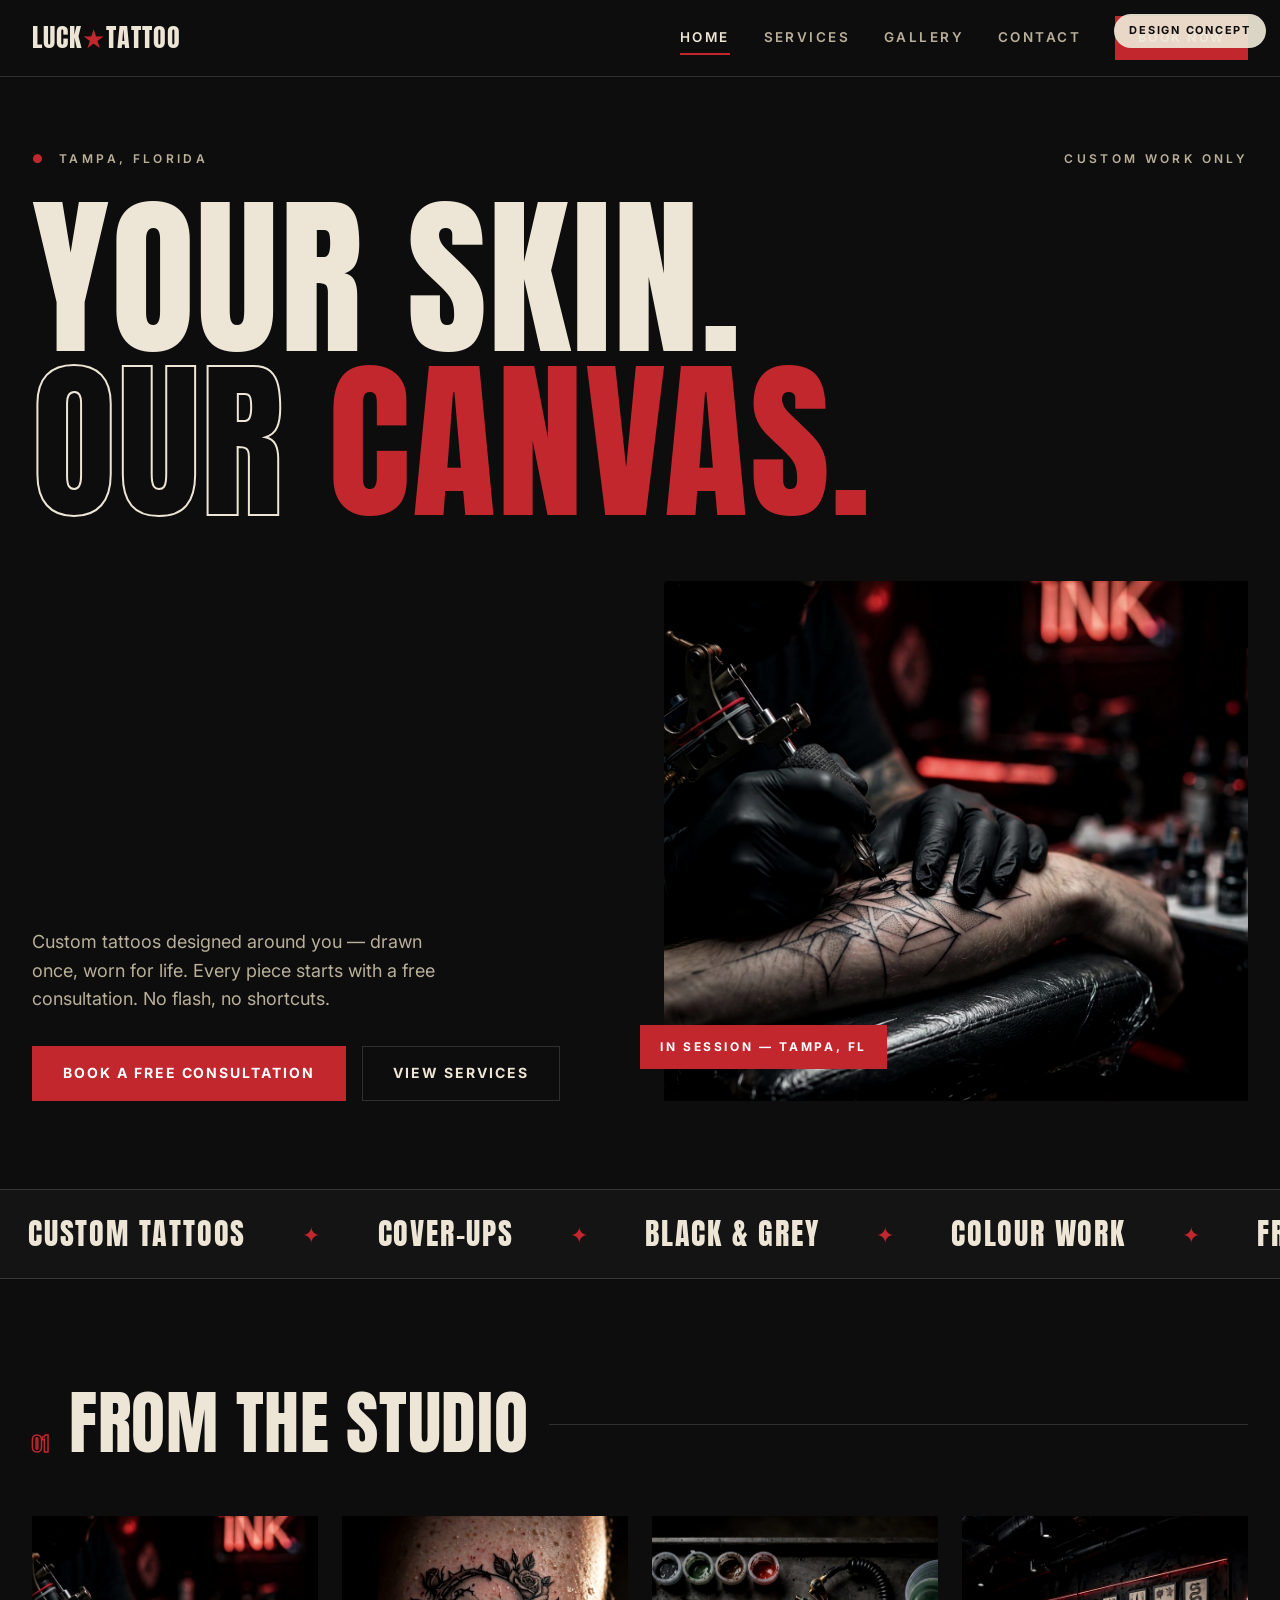
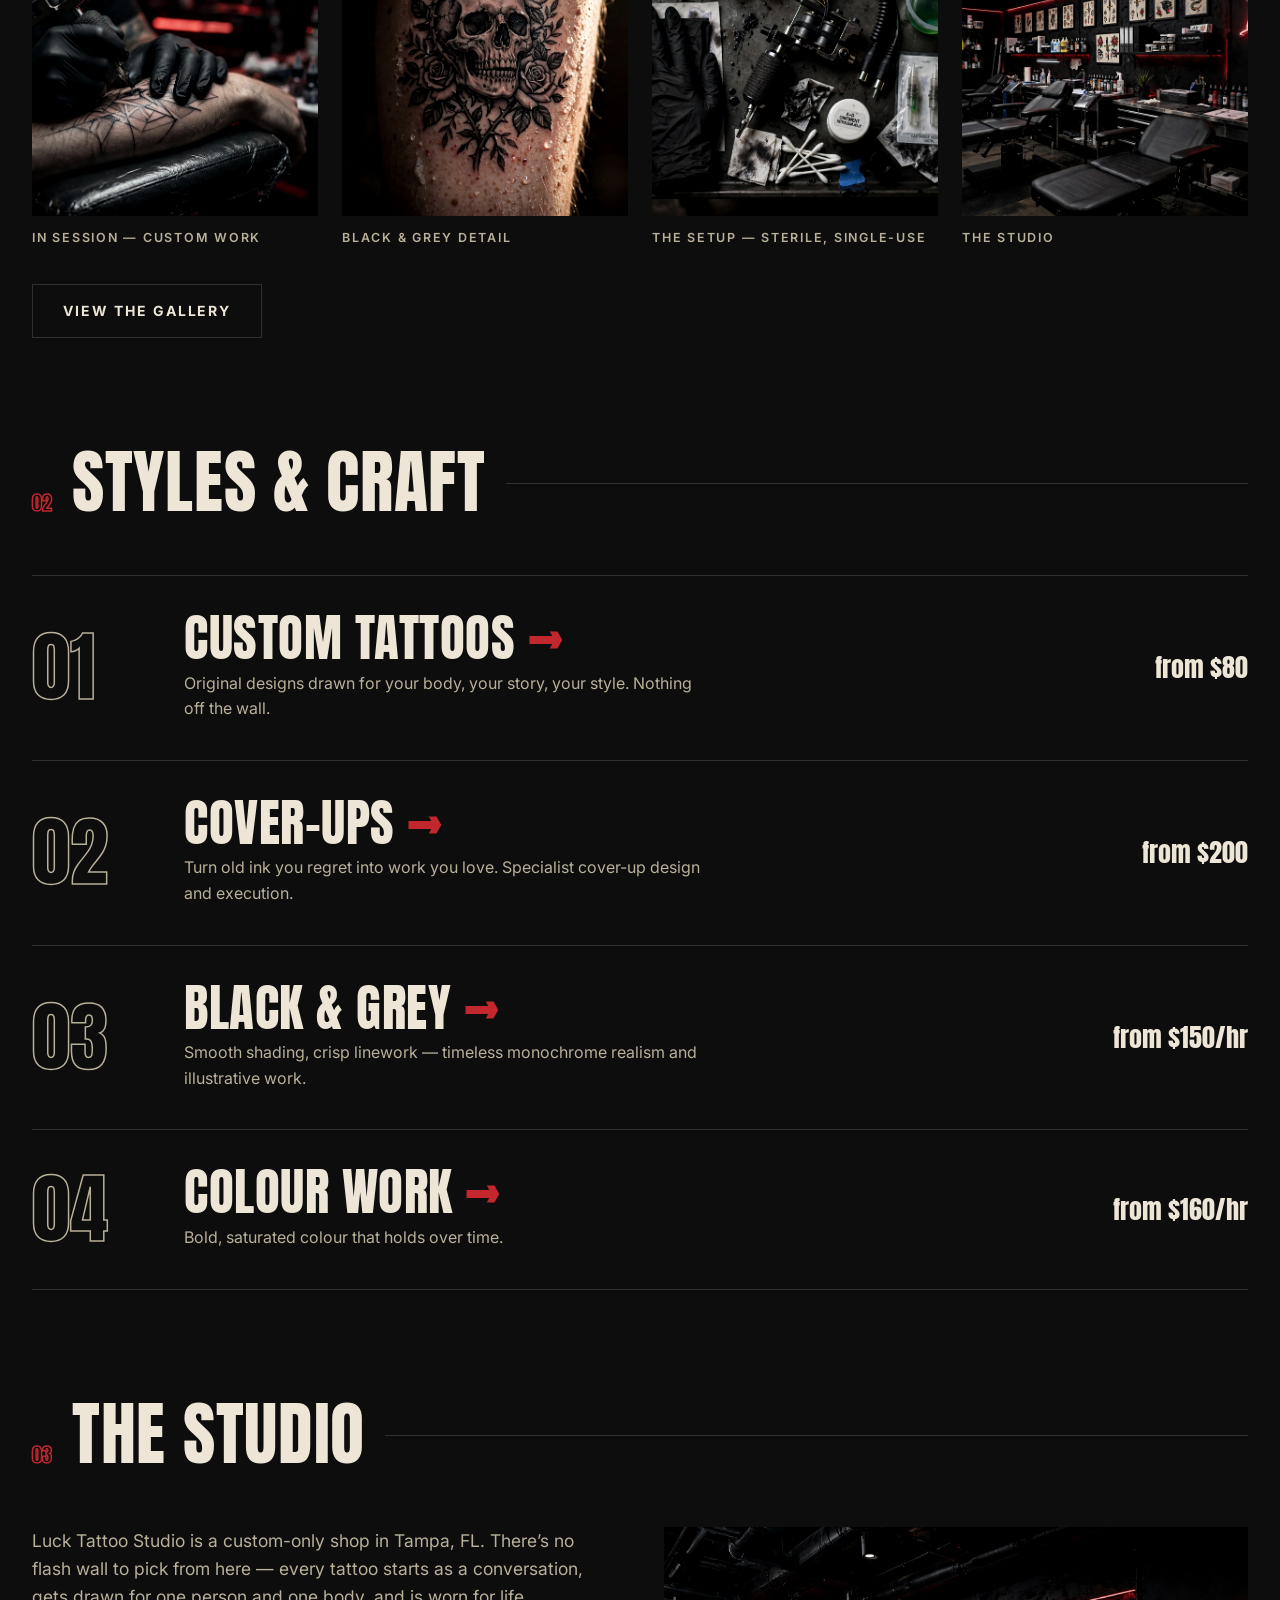
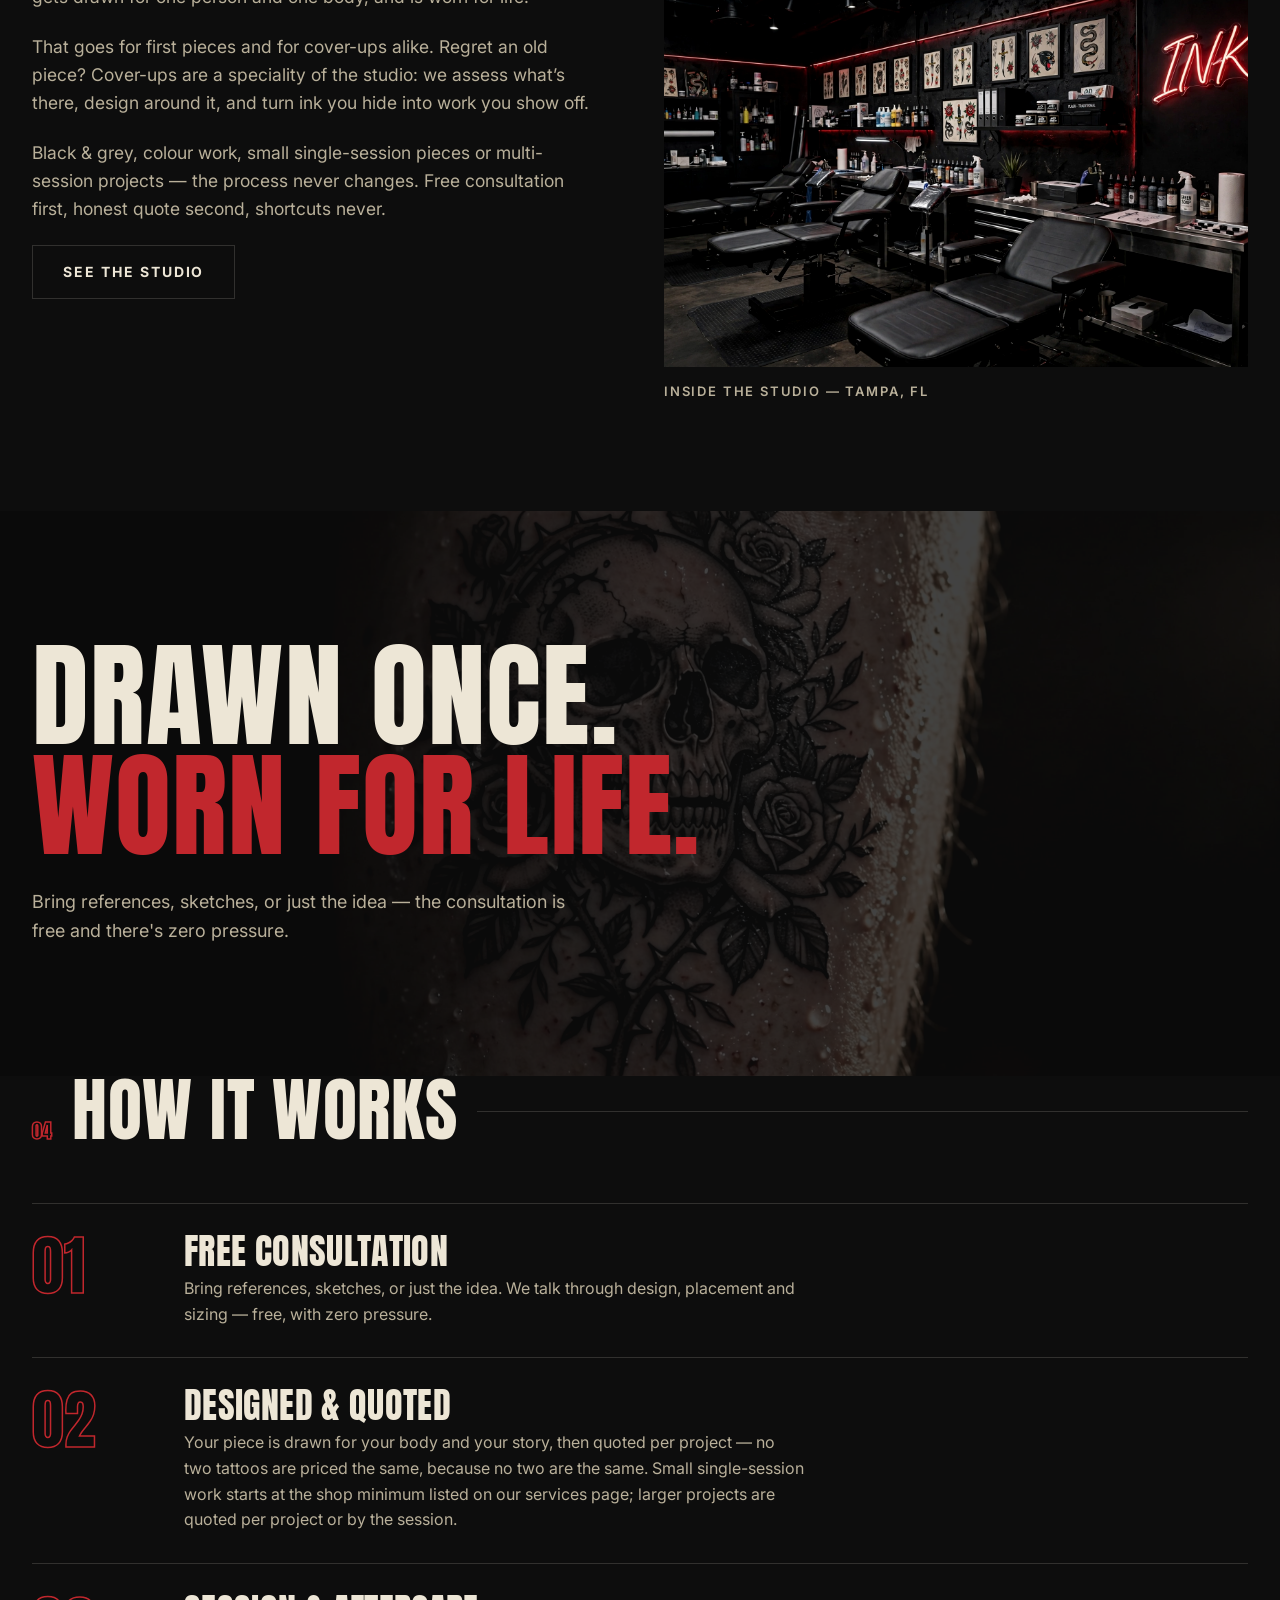
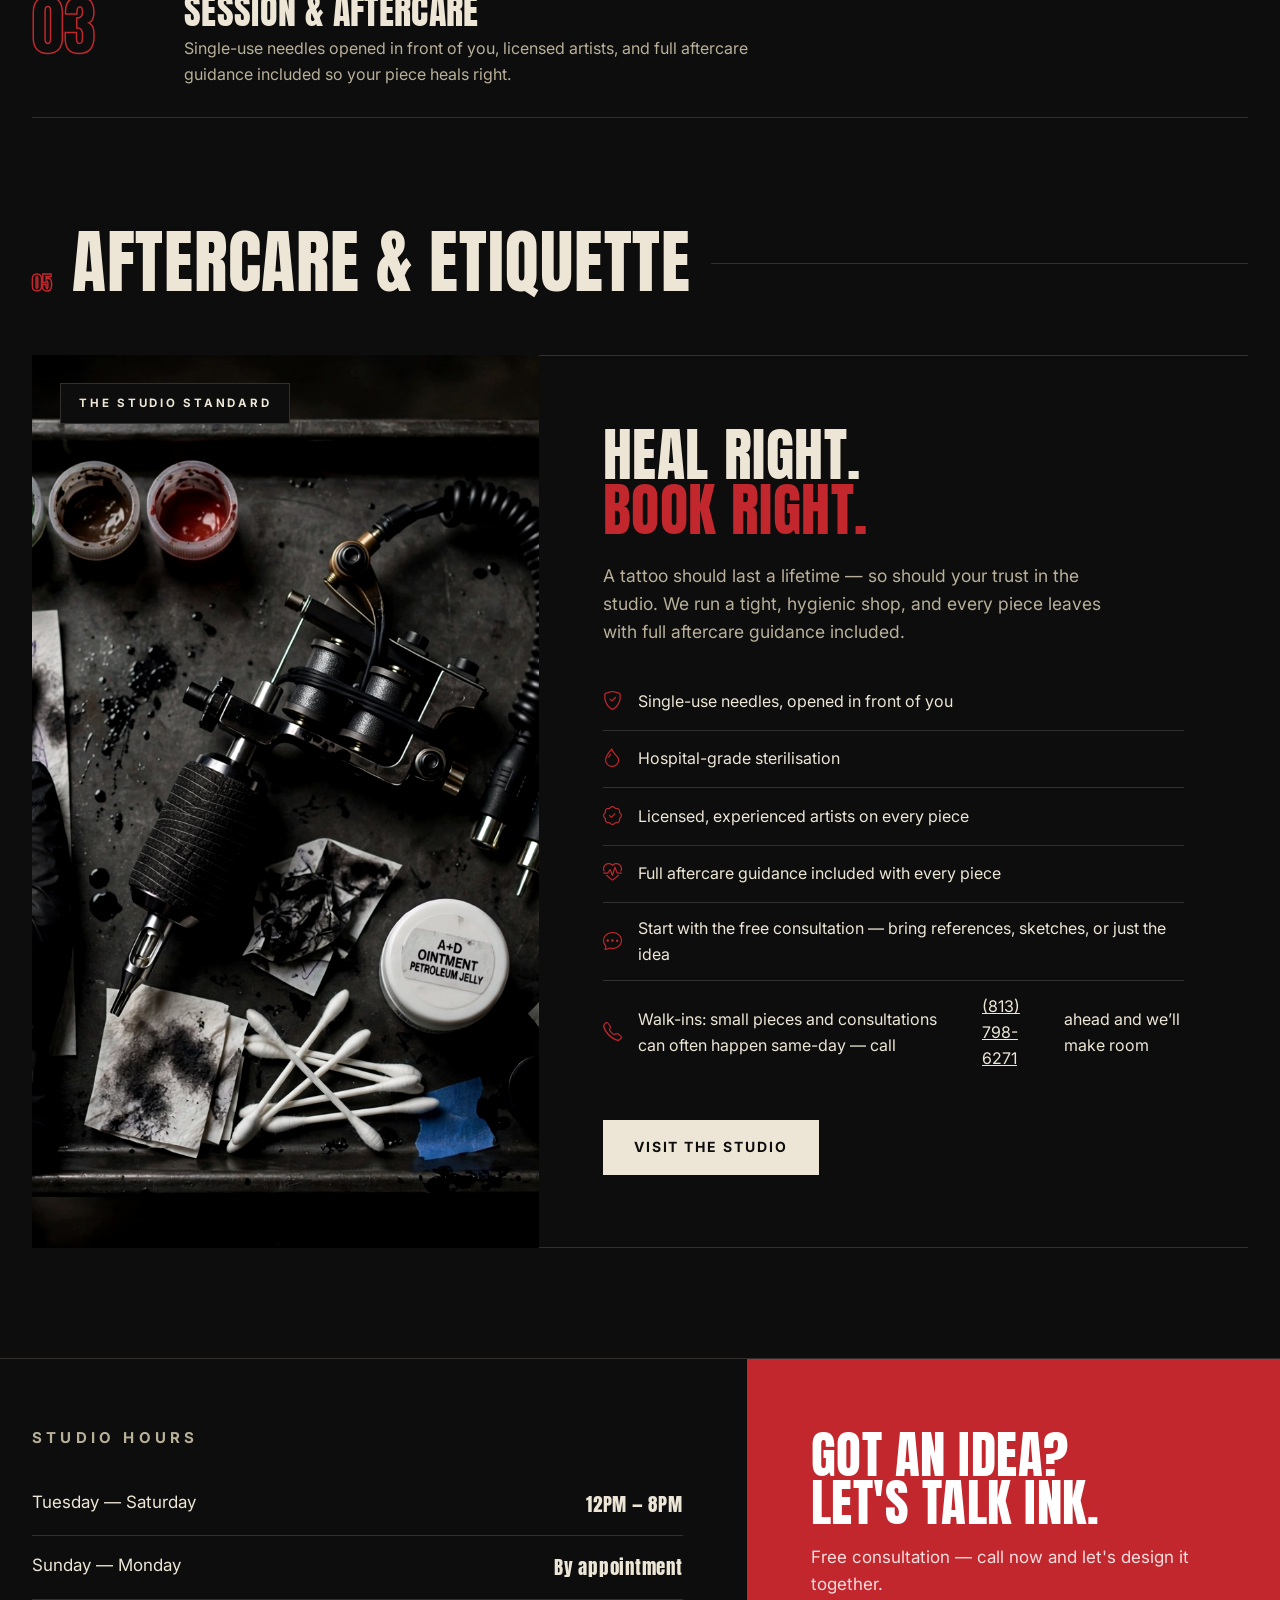
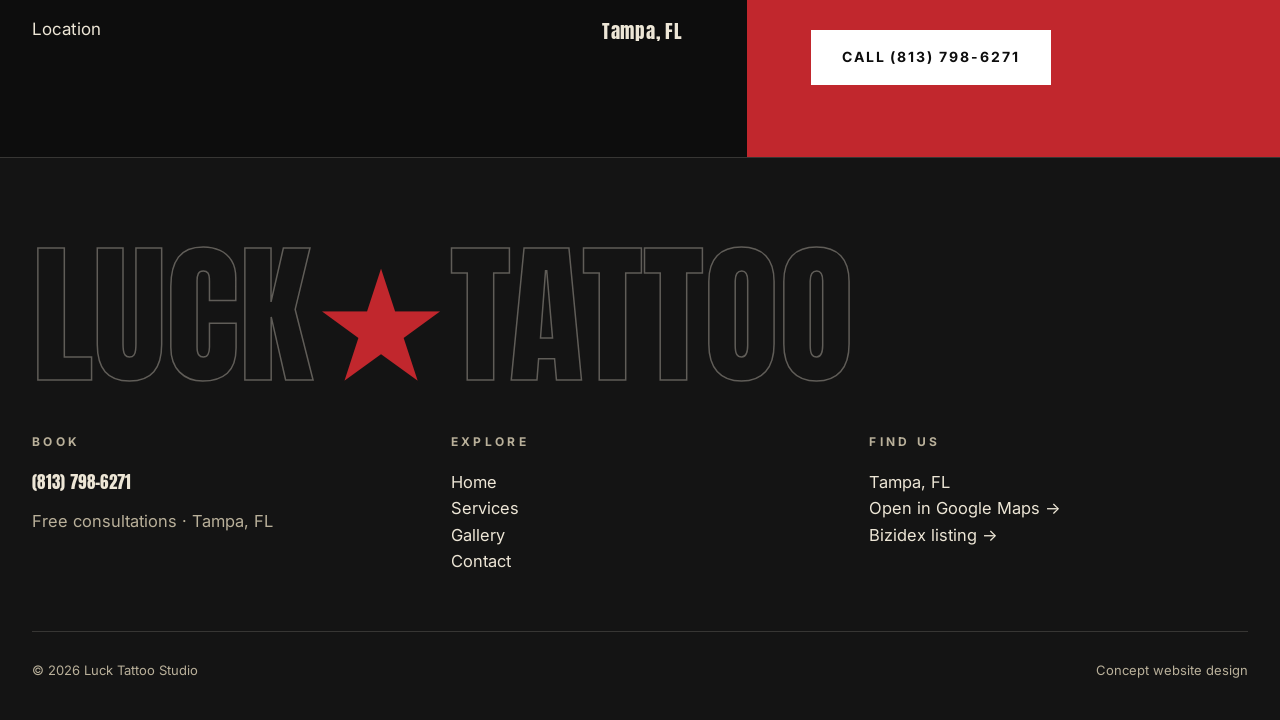
<file: index.html>
<!DOCTYPE html>
<html lang="en">
<head>
<meta charset="UTF-8">
<meta name="viewport" content="width=device-width, initial-scale=1.0">
<title>Luck Tattoo Studio — Custom Tattoos in Tampa, FL</title>
<meta name="description" content="Luck Tattoo Studio in Tampa, FL — custom tattoos, cover-ups, black & grey and colour work. Free consultations. Call to book.">
<link rel="preconnect" href="https://fonts.googleapis.com">
<link rel="preconnect" href="https://fonts.gstatic.com" crossorigin>
<link href="https://fonts.googleapis.com/css2?family=Anton&family=Inter:wght@400;500;600;700&display=swap" rel="stylesheet">
<link rel="stylesheet" href="https://cdn.jsdelivr.net/npm/bootstrap-icons@1.11.3/font/bootstrap-icons.min.css">
<link rel="stylesheet" href="styles.css">
</head>
<body>
<div class="concept">Design concept</div>

<header class="topbar">
  <div class="wrap">
    <a class="wordmark" href="index.html">Luck<b>★</b>Tattoo</a>
    <nav class="topnav" id="topnav">
      <a class="link active" href="index.html">Home</a>
      <a class="link" href="services.html">Services</a>
      <a class="link" href="gallery.html">Gallery</a>
      <a class="link" href="contact.html">Contact</a>
      <a class="btn small red" href="tel:+18137986271">Book Now</a>
    </nav>
    <button class="nav-toggle" id="navToggle" aria-label="Open menu" aria-expanded="false" aria-controls="topnav"><i class="bi bi-list"></i></button>
  </div>
</header>

<section class="hero">
  <div class="wrap">
    <div class="meta"><span><span class="rdot">●</span>&nbsp; Tampa, Florida</span><span>Custom work only</span></div>
    <h1>Your skin.<br><span class="stroke">Our</span> <span class="red">canvas.</span></h1>
    <div class="hero-grid">
      <div class="hero-copy">
        <p>Custom tattoos designed around you — drawn once, worn for life. Every piece starts with a free consultation. No flash, no shortcuts.</p>
        <div class="cta-row">
          <a class="btn red" href="tel:+18137986271">Book a Free Consultation</a>
          <a class="btn ghost" href="services.html">View Services</a>
        </div>
      </div>
      <figure class="hero-fig">
        <img src="images/hero.webp" alt="Tattoo artist at work in Luck Tattoo Studio">
        <figcaption>In session — Tampa, FL</figcaption>
      </figure>
    </div>
  </div>
</section>

<div class="marquee" aria-hidden="true">
  <div class="marquee-track">
    <span>Custom Tattoos</span><span class="sep">✦</span><span>Cover-Ups</span><span class="sep">✦</span><span>Black &amp; Grey</span><span class="sep">✦</span><span>Colour Work</span><span class="sep">✦</span><span>Free Consultations</span><span class="sep">✦</span>
    <span>Custom Tattoos</span><span class="sep">✦</span><span>Cover-Ups</span><span class="sep">✦</span><span>Black &amp; Grey</span><span class="sep">✦</span><span>Colour Work</span><span class="sep">✦</span><span>Free Consultations</span><span class="sep">✦</span>
  </div>
</div>

<section class="sec" style="padding-bottom:0">
  <div class="wrap">
    <div class="sec-label"><span class="idx">01</span><h2>From the studio</h2><span class="rule"></span></div>
    <div class="luck-strip">
      <figure><img src="images/hero.webp" alt="Tattoo artist at work in Luck Tattoo Studio" loading="lazy"><figcaption>In session — custom work</figcaption></figure>
      <figure><img src="images/detail.webp" alt="Black and grey tattoo detail" loading="lazy"><figcaption>Black &amp; grey detail</figcaption></figure>
      <figure><img src="images/station.webp" alt="Sterile tattoo workstation" loading="lazy"><figcaption>The setup — sterile, single-use</figcaption></figure>
      <figure><img src="images/studio.webp" alt="Studio interior" loading="lazy"><figcaption>The studio</figcaption></figure>
    </div>
    <div style="margin-top:36px"><a class="btn ghost" href="gallery.html">View the Gallery</a></div>
  </div>
</section>

<section class="sec">
  <div class="wrap">
    <div class="sec-label"><span class="idx">02</span><h2>Styles &amp; craft</h2><span class="rule"></span></div>
    <a class="work-row" href="services.html">
      <span class="num">01</span>
      <div><h3>Custom Tattoos <i>→</i></h3><p>Original designs drawn for your body, your story, your style. Nothing off the wall.</p></div>
      <span class="price">from $80</span>
    </a>
    <a class="work-row" href="services.html">
      <span class="num">02</span>
      <div><h3>Cover-Ups <i>→</i></h3><p>Turn old ink you regret into work you love. Specialist cover-up design and execution.</p></div>
      <span class="price">from $200</span>
    </a>
    <a class="work-row" href="services.html">
      <span class="num">03</span>
      <div><h3>Black &amp; Grey <i>→</i></h3><p>Smooth shading, crisp linework — timeless monochrome realism and illustrative work.</p></div>
      <span class="price">from $150/hr</span>
    </a>
    <a class="work-row" href="services.html">
      <span class="num">04</span>
      <div><h3>Colour Work <i>→</i></h3><p>Bold, saturated colour that holds over time.</p></div>
      <span class="price">from $160/hr</span>
    </a>
  </div>
</section>

<section class="sec" style="padding-top:0">
  <div class="wrap">
    <div class="sec-label"><span class="idx">03</span><h2>The studio</h2><span class="rule"></span></div>
    <div class="story-grid">
      <div class="story-copy">
        <p>Luck Tattoo Studio is a custom-only shop in Tampa, FL. There&rsquo;s no flash wall to pick from here — every tattoo starts as a conversation, gets drawn for one person and one body, and is worn for life.</p>
        <p>That goes for first pieces and for cover-ups alike. Regret an old piece? Cover-ups are a speciality of the studio: we assess what&rsquo;s there, design around it, and turn ink you hide into work you show off.</p>
        <p>Black &amp; grey, colour work, small single-session pieces or multi-session projects — the process never changes. Free consultation first, honest quote second, shortcuts never.</p>
        <a class="btn ghost" href="gallery.html">See the Studio</a>
      </div>
      <figure class="story-fig">
        <img src="images/studio.webp" alt="Inside Luck Tattoo Studio, Tampa">
        <figcaption>Inside the studio — Tampa, FL</figcaption>
      </figure>
    </div>
  </div>
</section>

<section class="statement">
  <div class="bg"><img src="images/detail.webp" alt=""></div>
  <div class="wrap">
    <h2>Drawn once.<br><span class="red">Worn for life.</span></h2>
    <p>Bring references, sketches, or just the idea — the consultation is free and there's zero pressure.</p>
  </div>
</section>

<section class="sec" style="padding-top:0">
  <div class="wrap">
    <div class="sec-label"><span class="idx">04</span><h2>How it works</h2><span class="rule"></span></div>
    <div class="psteps">
      <div class="pstep"><span class="pnum">01</span><div><h3>Free consultation</h3><p>Bring references, sketches, or just the idea. We talk through design, placement and sizing — free, with zero pressure.</p></div></div>
      <div class="pstep"><span class="pnum">02</span><div><h3>Designed &amp; quoted</h3><p>Your piece is drawn for your body and your story, then quoted per project — no two tattoos are priced the same, because no two are the same. Small single-session work starts at the shop minimum listed on our services page; larger projects are quoted per project or by the session.</p></div></div>
      <div class="pstep"><span class="pnum">03</span><div><h3>Session &amp; aftercare</h3><p>Single-use needles opened in front of you, licensed artists, and full aftercare guidance included so your piece heals right.</p></div></div>
    </div>
  </div>
</section>

<section class="sec" style="padding-top:0">
  <div class="wrap">
    <div class="sec-label"><span class="idx">05</span><h2>Aftercare &amp; etiquette</h2><span class="rule"></span></div>
    <div class="split">
      <div class="img-side">
        <img src="images/station.webp" alt="Sterile tattoo workstation">
        <span class="tag">The studio standard</span>
      </div>
      <div class="txt-side">
        <h2>Heal right.<br><em>Book right.</em></h2>
        <p>A tattoo should last a lifetime — so should your trust in the studio. We run a tight, hygienic shop, and every piece leaves with full aftercare guidance included.</p>
        <ul class="checklist">
          <li><i class="bi bi-shield-check"></i> Single-use needles, opened in front of you</li>
          <li><i class="bi bi-droplet"></i> Hospital-grade sterilisation</li>
          <li><i class="bi bi-patch-check"></i> Licensed, experienced artists on every piece</li>
          <li><i class="bi bi-heart-pulse"></i> Full aftercare guidance included with every piece</li>
          <li><i class="bi bi-chat-dots"></i> Start with the free consultation — bring references, sketches, or just the idea</li>
          <li><i class="bi bi-telephone"></i> Walk-ins: small pieces and consultations can often happen same-day — call <a href="tel:+18137986271">(813) 798-6271</a> ahead and we&rsquo;ll make room</li>
        </ul>
        <a class="btn" href="contact.html">Visit the Studio</a>
      </div>
    </div>
  </div>
</section>

<section class="visit">
  <div class="wrap" style="display:contents">
    <div class="hours" style="padding-left:32px">
      <h3>Studio hours</h3>
      <div class="hrow"><span>Tuesday — Saturday</span><strong>12PM — 8PM</strong></div>
      <div class="hrow"><span>Sunday — Monday</span><strong>By appointment</strong></div>
      <div class="hrow"><span>Location</span><strong>Tampa, FL</strong></div>
    </div>
    <div class="call">
      <h3>Got an idea?<br>Let's talk ink.</h3>
      <p>Free consultation — call now and let's design it together.</p>
      <a class="btn" href="tel:+18137986271">Call (813) 798-6271</a>
    </div>
  </div>
</section>

<footer class="mega">
  <div class="wrap">
    <div class="mega-word">Luck<b>★</b>Tattoo</div>
    <div class="mega-grid">
      <div>
        <h4>Book</h4>
        <a class="big-tel" href="tel:+18137986271">(813) 798-6271</a>
        <p style="margin-top:12px;color:var(--bone-dim)">Free consultations · Tampa, FL</p>
      </div>
      <div>
        <h4>Explore</h4>
        <p><a href="index.html">Home</a><br><a href="services.html">Services</a><br><a href="gallery.html">Gallery</a><br><a href="contact.html">Contact</a></p>
      </div>
      <div>
        <h4>Find us</h4>
        <p>Tampa, FL<br><a href="https://www.google.com/maps/search/?api=1&query=Luck+Tattoo+Studio+Tampa+FL" target="_blank" rel="noopener">Open in Google Maps →</a><br><a href="https://bizidex.com/en/luck-tattoo-studio-arts-510036" target="_blank" rel="noopener">Bizidex listing →</a></p>
      </div>
    </div>
    <div class="mega-foot">
      <span>© 2026 Luck Tattoo Studio</span>
      <span>Concept website design</span>
    </div>
  </div>
</footer>
<script>
(function(){
  var btn=document.getElementById('navToggle'),nav=document.getElementById('topnav');
  if(!btn||!nav)return;
  function set(open){
    nav.classList.toggle('open',open);
    btn.setAttribute('aria-expanded',open?'true':'false');
    btn.setAttribute('aria-label',open?'Close menu':'Open menu');
    var ic=btn.querySelector('i');
    if(ic){ic.classList.toggle('bi-list',!open);ic.classList.toggle('bi-x',open);}
  }
  btn.addEventListener('click',function(){set(!nav.classList.contains('open'));});
  nav.addEventListener('click',function(e){if(e.target.closest('a'))set(false);});
})();
</script>
</body>
</html>
</file>
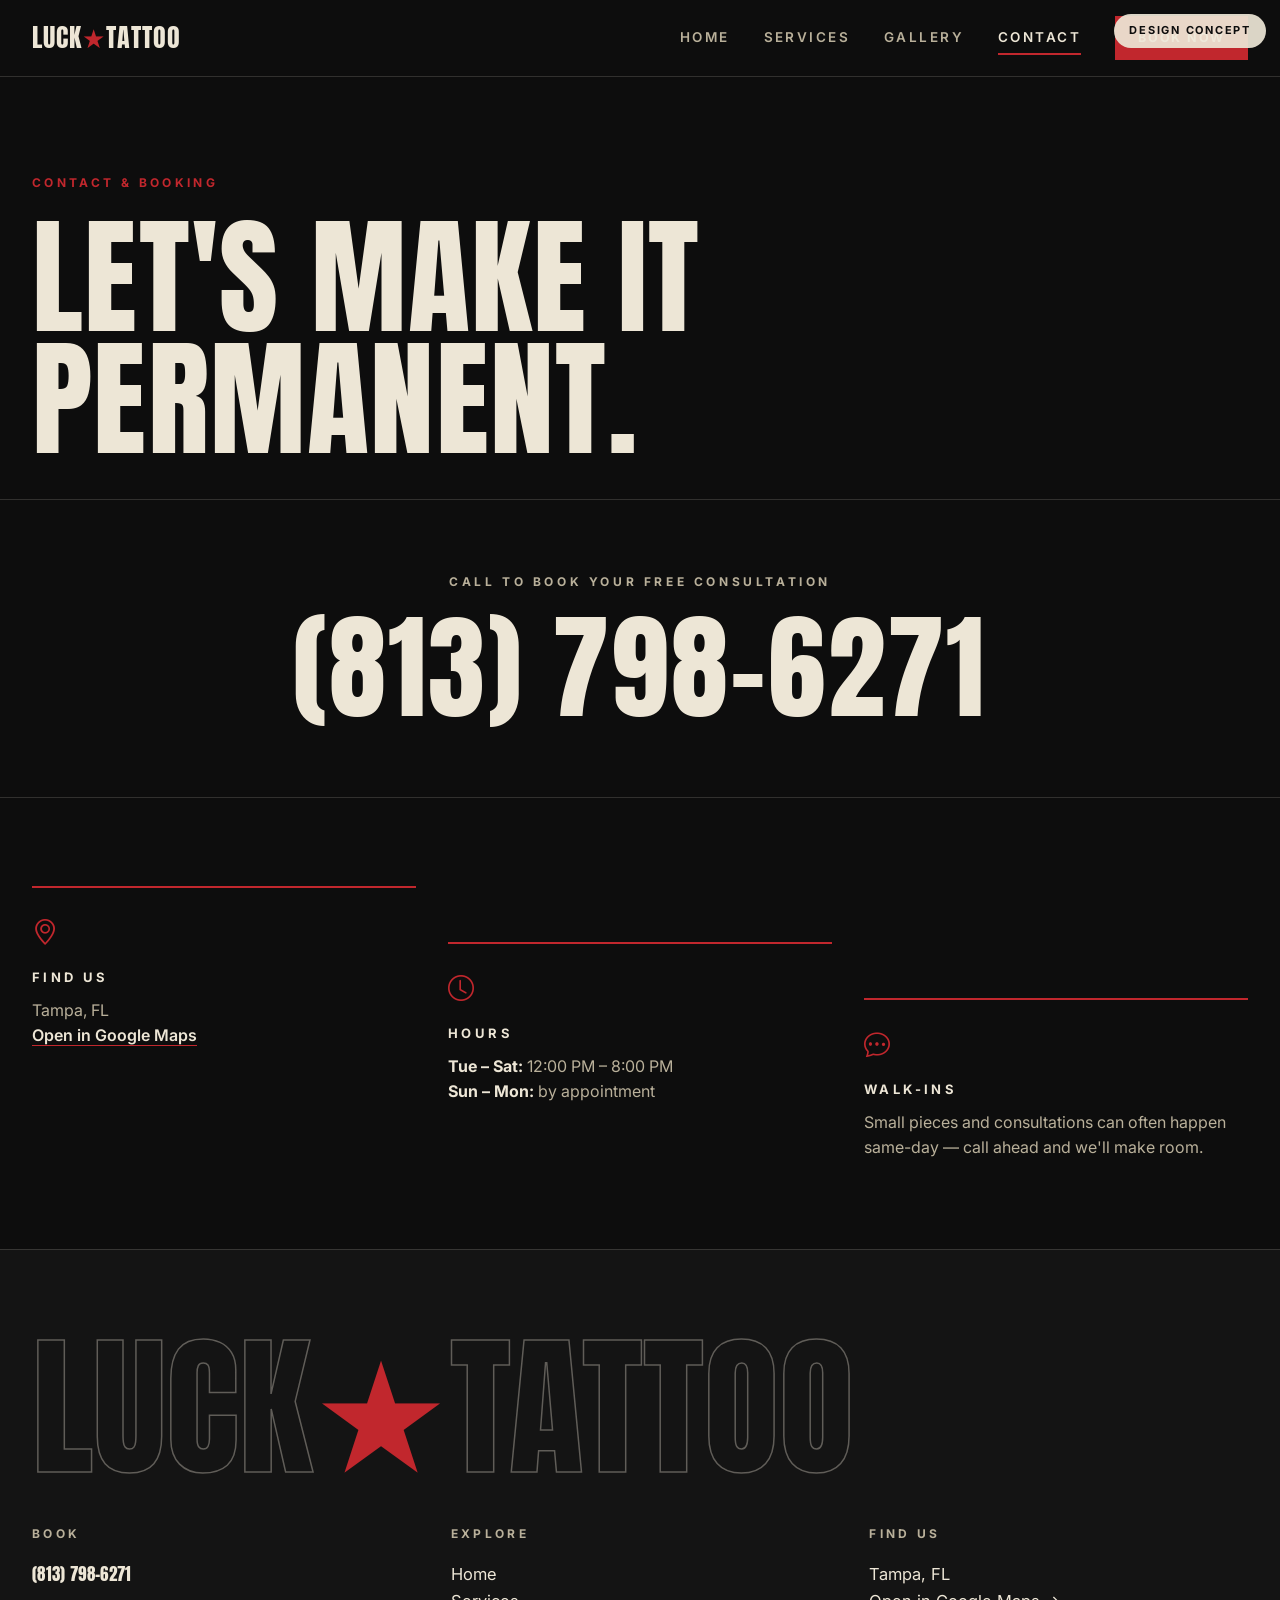
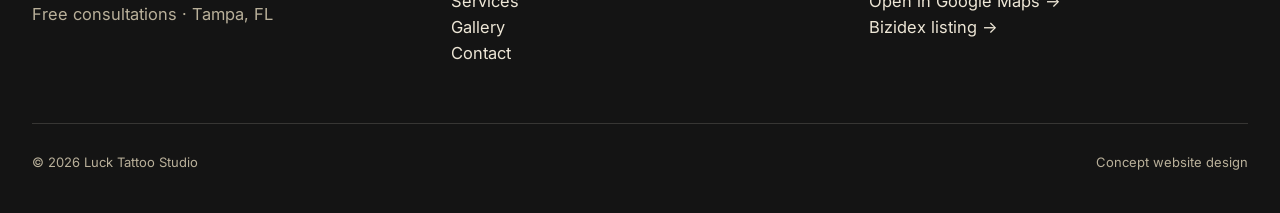
<file: contact.html>
<!DOCTYPE html>
<html lang="en">
<head>
<meta charset="UTF-8">
<meta name="viewport" content="width=device-width, initial-scale=1.0">
<title>Contact &amp; Booking — Luck Tattoo Studio, Tampa FL</title>
<meta name="description" content="Book a free consultation at Luck Tattoo Studio, Tampa, FL. Call (813) 798-6271.">
<link rel="preconnect" href="https://fonts.googleapis.com">
<link rel="preconnect" href="https://fonts.gstatic.com" crossorigin>
<link href="https://fonts.googleapis.com/css2?family=Anton&family=Inter:wght@400;500;600;700&display=swap" rel="stylesheet">
<link rel="stylesheet" href="https://cdn.jsdelivr.net/npm/bootstrap-icons@1.11.3/font/bootstrap-icons.min.css">
<link rel="stylesheet" href="styles.css">
</head>
<body>
<div class="concept">Design concept</div>

<header class="topbar">
  <div class="wrap">
    <a class="wordmark" href="index.html">Luck<b>★</b>Tattoo</a>
    <nav class="topnav" id="topnav">
      <a class="link" href="index.html">Home</a>
      <a class="link" href="services.html">Services</a>
      <a class="link" href="gallery.html">Gallery</a>
      <a class="link active" href="contact.html">Contact</a>
      <a class="btn small red" href="tel:+18137986271">Book Now</a>
    </nav>
    <button class="nav-toggle" id="navToggle" aria-label="Open menu" aria-expanded="false" aria-controls="topnav"><i class="bi bi-list"></i></button>
  </div>
</header>

<div class="contact-hero">
  <div class="wrap">
    <span class="crumb">Contact &amp; Booking</span>
    <h1>Let's make it<br>permanent.</h1>
  </div>
</div>

<a class="giant-tel" href="tel:+18137986271">
  <small>Call to book your free consultation</small>
  <span>(813) 798-6271</span>
</a>

<div class="wrap">
  <div class="info-grid">
    <div class="iblock i1">
      <i class="bi bi-geo-alt"></i>
      <h3>Find us</h3>
      <p>Tampa, FL<br><a href="https://www.google.com/maps/search/?api=1&query=Luck+Tattoo+Studio+Tampa+FL" target="_blank" rel="noopener">Open in Google Maps</a></p>
    </div>
    <div class="iblock i2">
      <i class="bi bi-clock"></i>
      <h3>Hours</h3>
      <p><strong style="color:var(--bone)">Tue – Sat:</strong> 12:00 PM – 8:00 PM<br><strong style="color:var(--bone)">Sun – Mon:</strong> by appointment</p>
    </div>
    <div class="iblock i3">
      <i class="bi bi-chat-dots"></i>
      <h3>Walk-ins</h3>
      <p>Small pieces and consultations can often happen same-day — call ahead and we'll make room.</p>
    </div>
  </div>
</div>

<footer class="mega">
  <div class="wrap">
    <div class="mega-word">Luck<b>★</b>Tattoo</div>
    <div class="mega-grid">
      <div>
        <h4>Book</h4>
        <a class="big-tel" href="tel:+18137986271">(813) 798-6271</a>
        <p style="margin-top:12px;color:var(--bone-dim)">Free consultations · Tampa, FL</p>
      </div>
      <div>
        <h4>Explore</h4>
        <p><a href="index.html">Home</a><br><a href="services.html">Services</a><br><a href="gallery.html">Gallery</a><br><a href="contact.html">Contact</a></p>
      </div>
      <div>
        <h4>Find us</h4>
        <p>Tampa, FL<br><a href="https://www.google.com/maps/search/?api=1&query=Luck+Tattoo+Studio+Tampa+FL" target="_blank" rel="noopener">Open in Google Maps →</a><br><a href="https://bizidex.com/en/luck-tattoo-studio-arts-510036" target="_blank" rel="noopener">Bizidex listing →</a></p>
      </div>
    </div>
    <div class="mega-foot">
      <span>© 2026 Luck Tattoo Studio</span>
      <span>Concept website design</span>
    </div>
  </div>
</footer>
<script>
(function(){
  var btn=document.getElementById('navToggle'),nav=document.getElementById('topnav');
  if(!btn||!nav)return;
  function set(open){
    nav.classList.toggle('open',open);
    btn.setAttribute('aria-expanded',open?'true':'false');
    btn.setAttribute('aria-label',open?'Close menu':'Open menu');
    var ic=btn.querySelector('i');
    if(ic){ic.classList.toggle('bi-list',!open);ic.classList.toggle('bi-x',open);}
  }
  btn.addEventListener('click',function(){set(!nav.classList.contains('open'));});
  nav.addEventListener('click',function(e){if(e.target.closest('a'))set(false);});
})();
</script>
</body>
</html>
</file>
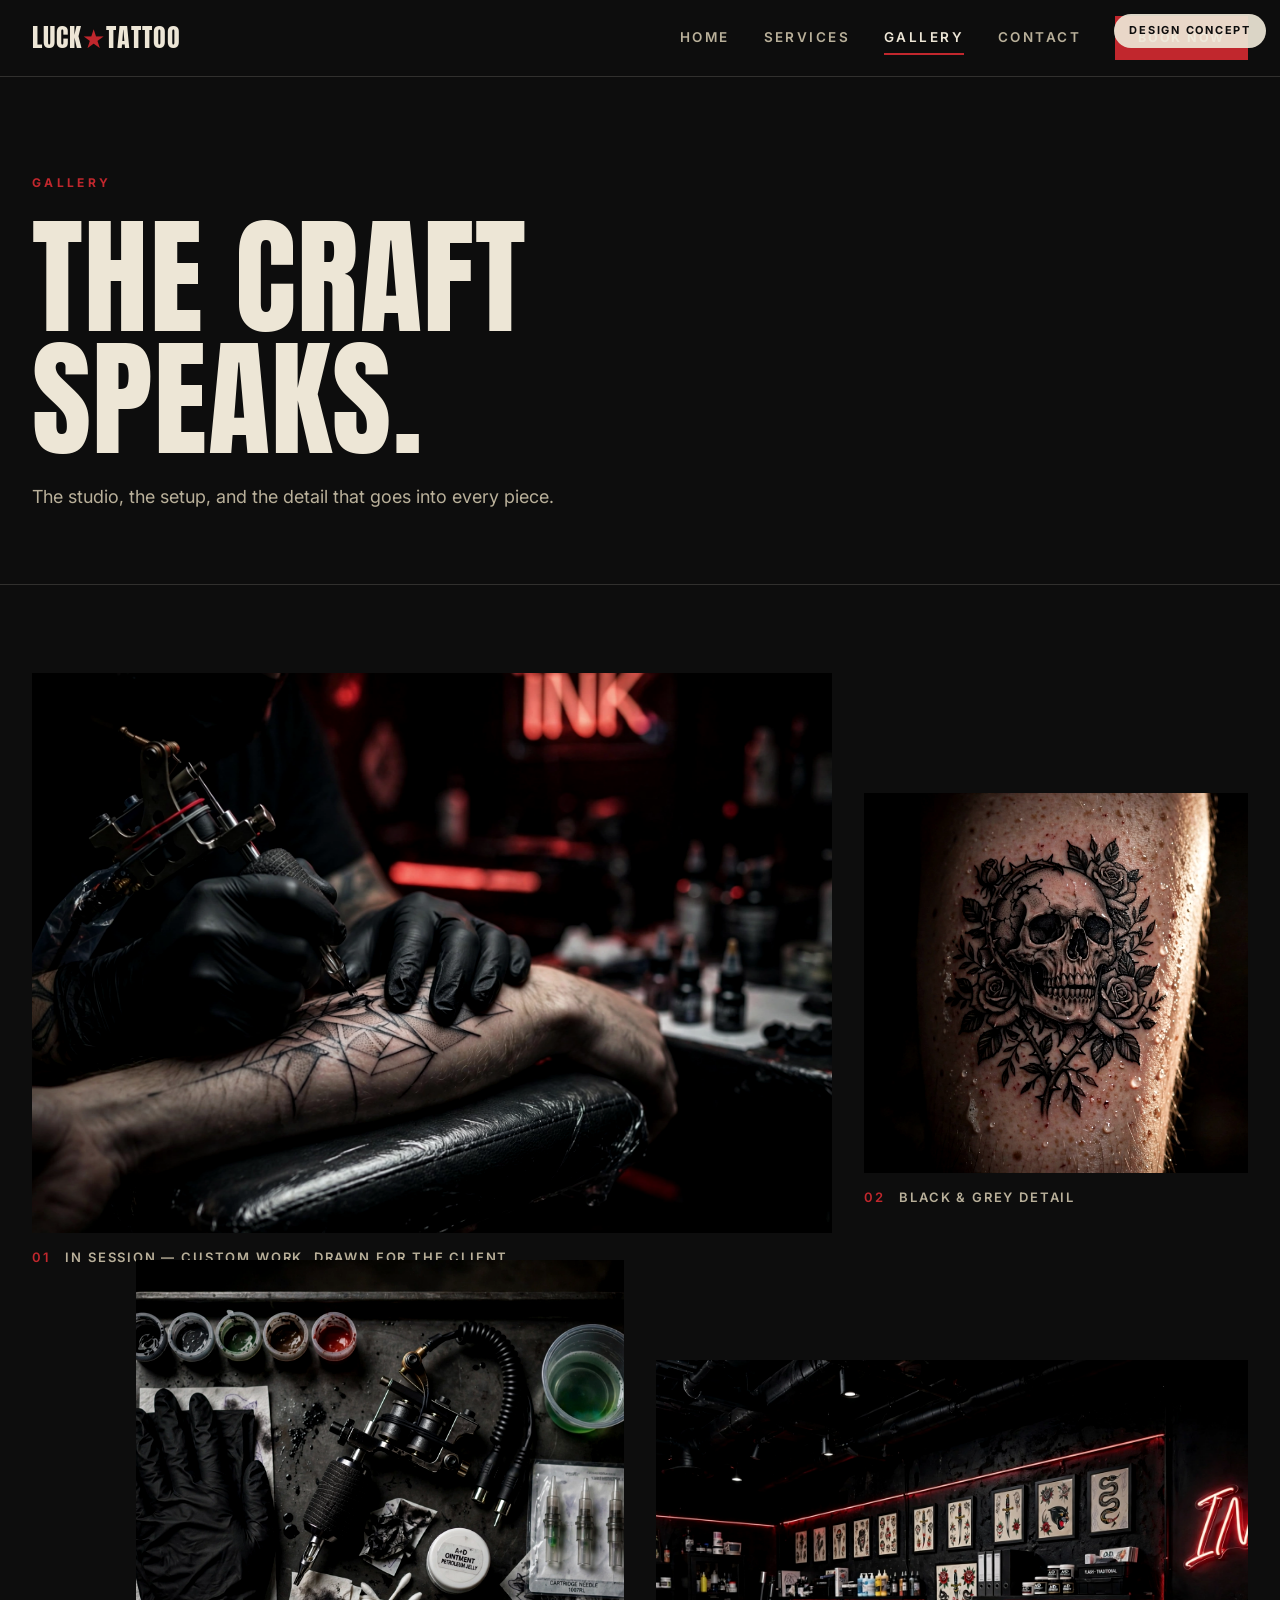
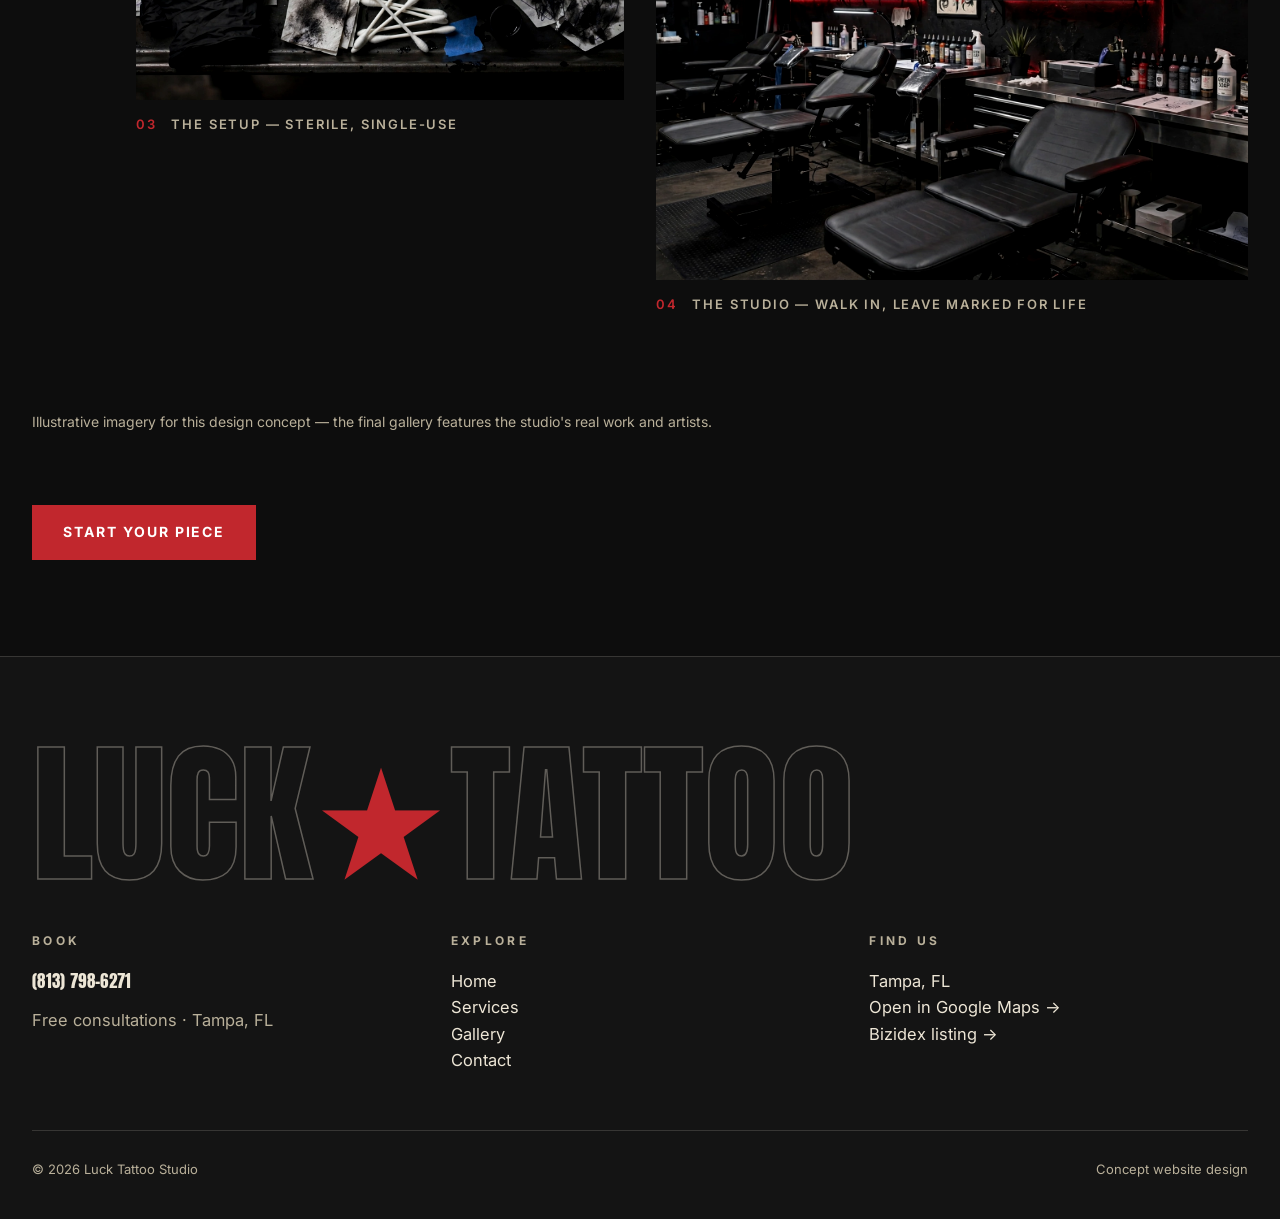
<file: gallery.html>
<!DOCTYPE html>
<html lang="en">
<head>
<meta charset="UTF-8">
<meta name="viewport" content="width=device-width, initial-scale=1.0">
<title>Gallery — Luck Tattoo Studio, Tampa FL</title>
<meta name="description" content="Inside Luck Tattoo Studio in Tampa, FL — the studio, the craft, the work.">
<link rel="preconnect" href="https://fonts.googleapis.com">
<link rel="preconnect" href="https://fonts.gstatic.com" crossorigin>
<link href="https://fonts.googleapis.com/css2?family=Anton&family=Inter:wght@400;500;600;700&display=swap" rel="stylesheet">
<link rel="stylesheet" href="https://cdn.jsdelivr.net/npm/bootstrap-icons@1.11.3/font/bootstrap-icons.min.css">
<link rel="stylesheet" href="styles.css">
</head>
<body>
<div class="concept">Design concept</div>

<header class="topbar">
  <div class="wrap">
    <a class="wordmark" href="index.html">Luck<b>★</b>Tattoo</a>
    <nav class="topnav" id="topnav">
      <a class="link" href="index.html">Home</a>
      <a class="link" href="services.html">Services</a>
      <a class="link active" href="gallery.html">Gallery</a>
      <a class="link" href="contact.html">Contact</a>
      <a class="btn small red" href="tel:+18137986271">Book Now</a>
    </nav>
    <button class="nav-toggle" id="navToggle" aria-label="Open menu" aria-expanded="false" aria-controls="topnav"><i class="bi bi-list"></i></button>
  </div>
</header>

<div class="page-hero">
  <div class="wrap">
    <span class="crumb">Gallery</span>
    <h1>The craft<br>speaks.</h1>
    <p>The studio, the setup, and the detail that goes into every piece.</p>
  </div>
</div>

<section class="gal">
  <div class="wrap">
    <figure class="gfig g1">
      <img src="images/hero.webp" alt="Artist tattooing in the studio">
      <figcaption><b>01</b> In session — custom work, drawn for the client</figcaption>
    </figure>
    <figure class="gfig g2">
      <img src="images/detail.webp" alt="Black and grey tattoo detail">
      <figcaption><b>02</b> Black &amp; grey detail</figcaption>
    </figure>
    <figure class="gfig g3">
      <img src="images/station.webp" alt="Sterile workstation setup">
      <figcaption><b>03</b> The setup — sterile, single-use</figcaption>
    </figure>
    <figure class="gfig g4">
      <img src="images/studio.webp" alt="Studio interior">
      <figcaption><b>04</b> The studio — walk in, leave marked for life</figcaption>
    </figure>
  </div>
</section>

<div class="wrap">
  <p class="gal-note">Illustrative imagery for this design concept — the final gallery features the studio's real work and artists.</p>
  <div style="padding-bottom:96px"><a class="btn red" href="tel:+18137986271">Start Your Piece</a></div>
</div>

<footer class="mega">
  <div class="wrap">
    <div class="mega-word">Luck<b>★</b>Tattoo</div>
    <div class="mega-grid">
      <div>
        <h4>Book</h4>
        <a class="big-tel" href="tel:+18137986271">(813) 798-6271</a>
        <p style="margin-top:12px;color:var(--bone-dim)">Free consultations · Tampa, FL</p>
      </div>
      <div>
        <h4>Explore</h4>
        <p><a href="index.html">Home</a><br><a href="services.html">Services</a><br><a href="gallery.html">Gallery</a><br><a href="contact.html">Contact</a></p>
      </div>
      <div>
        <h4>Find us</h4>
        <p>Tampa, FL<br><a href="https://www.google.com/maps/search/?api=1&query=Luck+Tattoo+Studio+Tampa+FL" target="_blank" rel="noopener">Open in Google Maps →</a><br><a href="https://bizidex.com/en/luck-tattoo-studio-arts-510036" target="_blank" rel="noopener">Bizidex listing →</a></p>
      </div>
    </div>
    <div class="mega-foot">
      <span>© 2026 Luck Tattoo Studio</span>
      <span>Concept website design</span>
    </div>
  </div>
</footer>
<script>
(function(){
  var btn=document.getElementById('navToggle'),nav=document.getElementById('topnav');
  if(!btn||!nav)return;
  function set(open){
    nav.classList.toggle('open',open);
    btn.setAttribute('aria-expanded',open?'true':'false');
    btn.setAttribute('aria-label',open?'Close menu':'Open menu');
    var ic=btn.querySelector('i');
    if(ic){ic.classList.toggle('bi-list',!open);ic.classList.toggle('bi-x',open);}
  }
  btn.addEventListener('click',function(){set(!nav.classList.contains('open'));});
  nav.addEventListener('click',function(e){if(e.target.closest('a'))set(false);});
})();
</script>
</body>
</html>
</file>
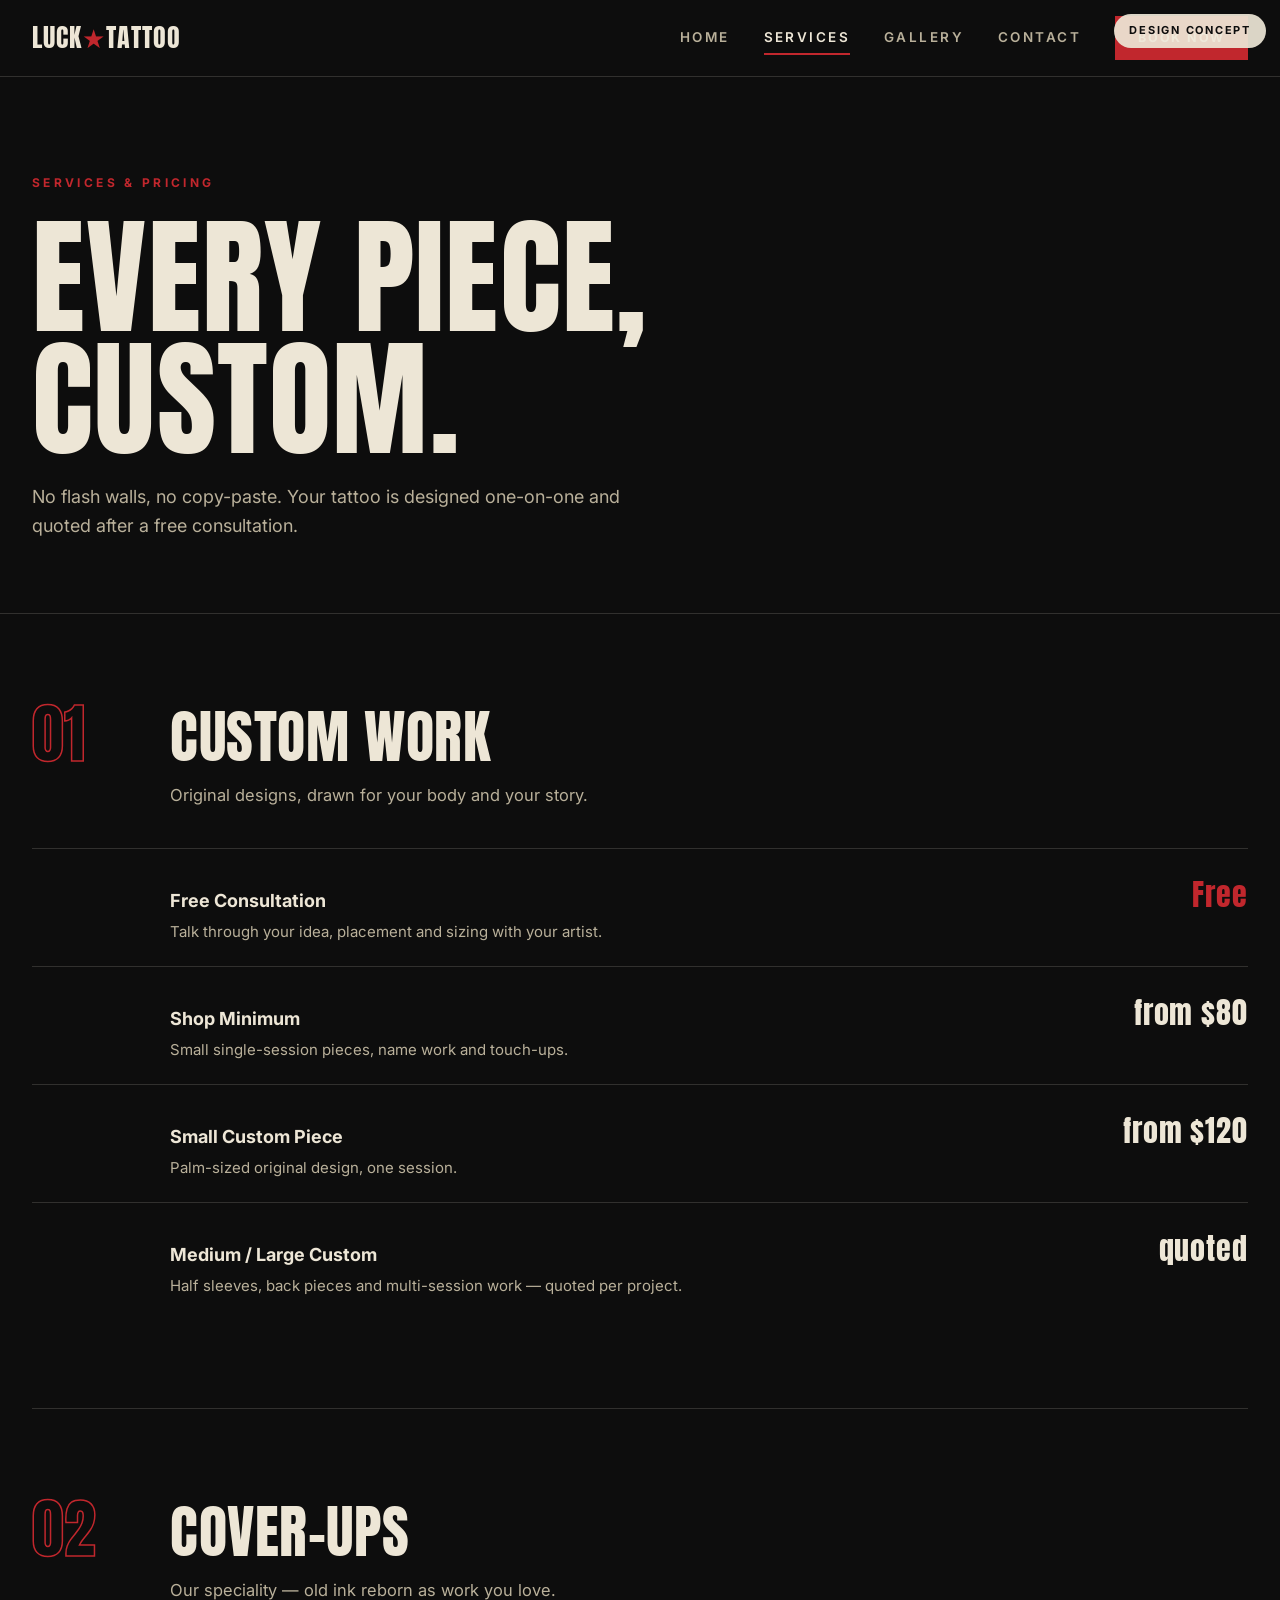
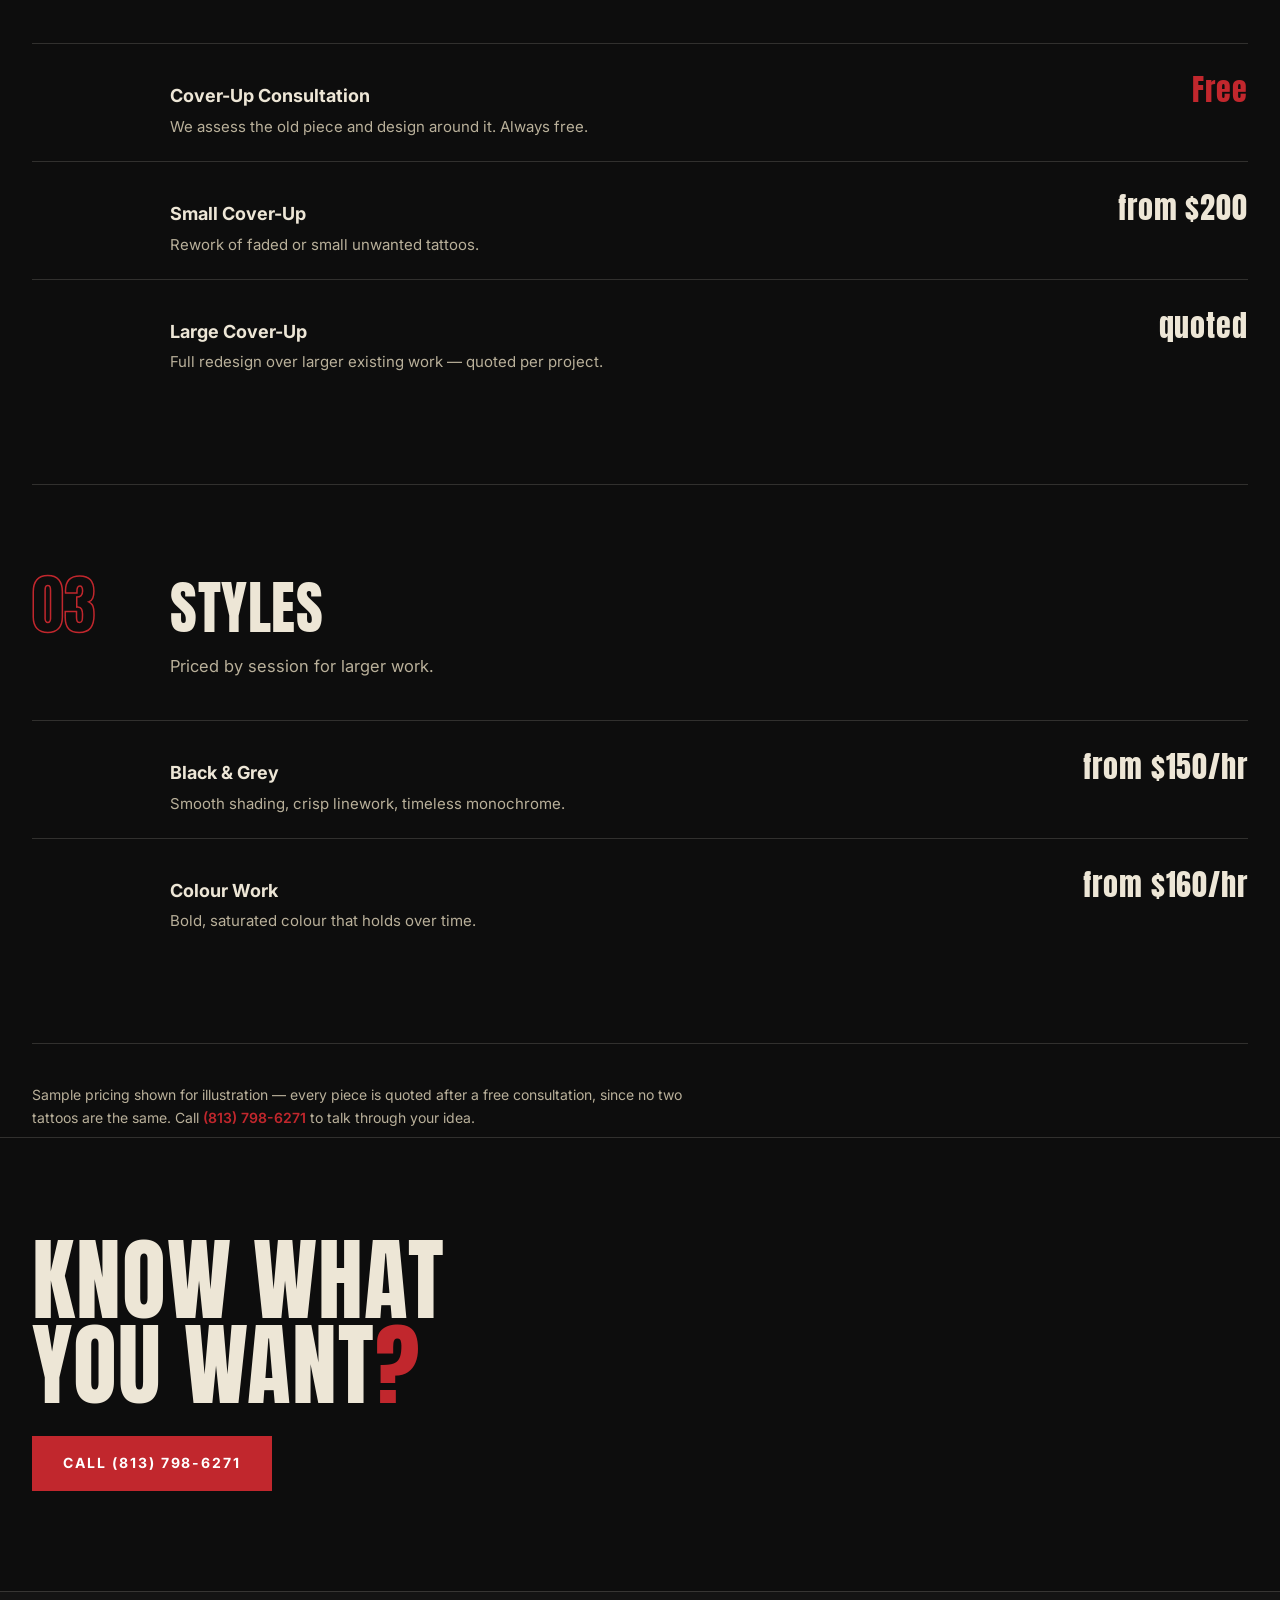
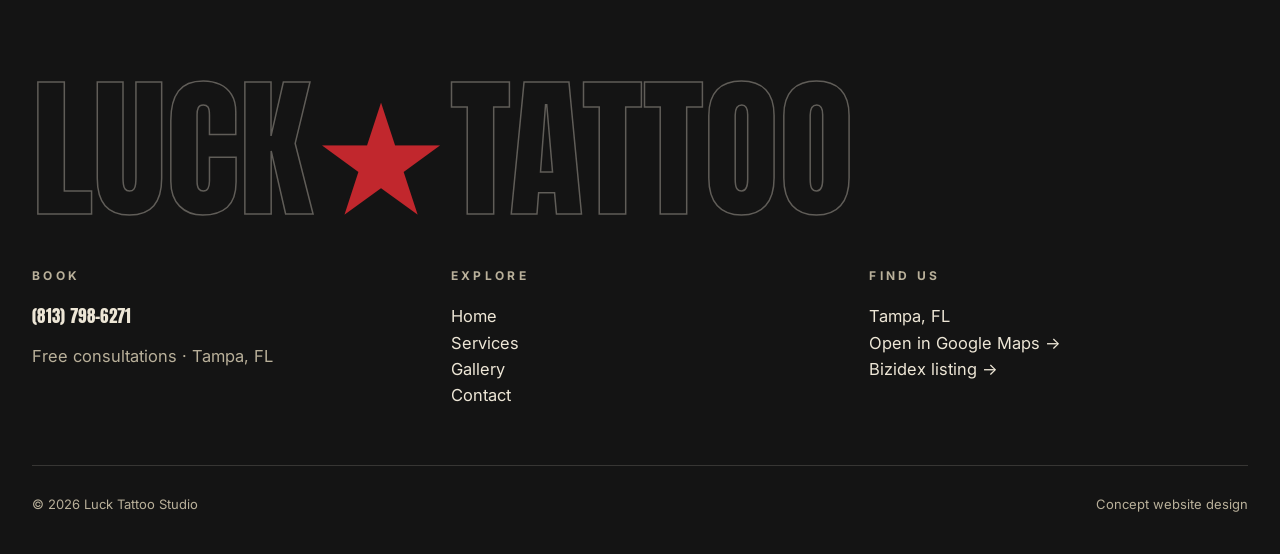
<file: services.html>
<!DOCTYPE html>
<html lang="en">
<head>
<meta charset="UTF-8">
<meta name="viewport" content="width=device-width, initial-scale=1.0">
<title>Services &amp; Pricing — Luck Tattoo Studio, Tampa FL</title>
<meta name="description" content="Luck Tattoo Studio services: custom tattoos, cover-ups, black & grey, colour work. All work quoted after a free consultation.">
<link rel="preconnect" href="https://fonts.googleapis.com">
<link rel="preconnect" href="https://fonts.gstatic.com" crossorigin>
<link href="https://fonts.googleapis.com/css2?family=Anton&family=Inter:wght@400;500;600;700&display=swap" rel="stylesheet">
<link rel="stylesheet" href="https://cdn.jsdelivr.net/npm/bootstrap-icons@1.11.3/font/bootstrap-icons.min.css">
<link rel="stylesheet" href="styles.css">
</head>
<body>
<div class="concept">Design concept</div>

<header class="topbar">
  <div class="wrap">
    <a class="wordmark" href="index.html">Luck<b>★</b>Tattoo</a>
    <nav class="topnav" id="topnav">
      <a class="link" href="index.html">Home</a>
      <a class="link active" href="services.html">Services</a>
      <a class="link" href="gallery.html">Gallery</a>
      <a class="link" href="contact.html">Contact</a>
      <a class="btn small red" href="tel:+18137986271">Book Now</a>
    </nav>
    <button class="nav-toggle" id="navToggle" aria-label="Open menu" aria-expanded="false" aria-controls="topnav"><i class="bi bi-list"></i></button>
  </div>
</header>

<div class="page-hero">
  <div class="wrap">
    <span class="crumb">Services &amp; Pricing</span>
    <h1>Every piece,<br>custom.</h1>
    <p>No flash walls, no copy-paste. Your tattoo is designed one-on-one and quoted after a free consultation.</p>
  </div>
</div>

<div class="wrap">
  <div class="menu-block">
    <div class="menu-head"><span class="num">01</span><h2>Custom Work</h2></div>
    <p class="menu-sub">Original designs, drawn for your body and your story.</p>
    <div class="prow"><div><div class="nm">Free Consultation</div><div class="ds">Talk through your idea, placement and sizing with your artist.</div></div><div class="pr free">Free</div></div>
    <div class="prow"><div><div class="nm">Shop Minimum</div><div class="ds">Small single-session pieces, name work and touch-ups.</div></div><div class="pr">from $80</div></div>
    <div class="prow"><div><div class="nm">Small Custom Piece</div><div class="ds">Palm-sized original design, one session.</div></div><div class="pr">from $120</div></div>
    <div class="prow"><div><div class="nm">Medium / Large Custom</div><div class="ds">Half sleeves, back pieces and multi-session work — quoted per project.</div></div><div class="pr">quoted</div></div>
  </div>

  <div class="menu-block">
    <div class="menu-head"><span class="num">02</span><h2>Cover-Ups</h2></div>
    <p class="menu-sub">Our speciality — old ink reborn as work you love.</p>
    <div class="prow"><div><div class="nm">Cover-Up Consultation</div><div class="ds">We assess the old piece and design around it. Always free.</div></div><div class="pr free">Free</div></div>
    <div class="prow"><div><div class="nm">Small Cover-Up</div><div class="ds">Rework of faded or small unwanted tattoos.</div></div><div class="pr">from $200</div></div>
    <div class="prow"><div><div class="nm">Large Cover-Up</div><div class="ds">Full redesign over larger existing work — quoted per project.</div></div><div class="pr">quoted</div></div>
  </div>

  <div class="menu-block">
    <div class="menu-head"><span class="num">03</span><h2>Styles</h2></div>
    <p class="menu-sub">Priced by session for larger work.</p>
    <div class="prow"><div><div class="nm">Black &amp; Grey</div><div class="ds">Smooth shading, crisp linework, timeless monochrome.</div></div><div class="pr">from $150/hr</div></div>
    <div class="prow"><div><div class="nm">Colour Work</div><div class="ds">Bold, saturated colour that holds over time.</div></div><div class="pr">from $160/hr</div></div>
  </div>

  <p class="fineprint">Sample pricing shown for illustration — every piece is quoted after a free consultation, since no two tattoos are the same. Call <a href="tel:+18137986271">(813) 798-6271</a> to talk through your idea.</p>
</div>

<section class="cta-strip">
  <div class="wrap">
    <h2>Know what<br>you want<span class="red">?</span></h2>
    <a class="btn red" href="tel:+18137986271">Call (813) 798-6271</a>
  </div>
</section>

<footer class="mega">
  <div class="wrap">
    <div class="mega-word">Luck<b>★</b>Tattoo</div>
    <div class="mega-grid">
      <div>
        <h4>Book</h4>
        <a class="big-tel" href="tel:+18137986271">(813) 798-6271</a>
        <p style="margin-top:12px;color:var(--bone-dim)">Free consultations · Tampa, FL</p>
      </div>
      <div>
        <h4>Explore</h4>
        <p><a href="index.html">Home</a><br><a href="services.html">Services</a><br><a href="gallery.html">Gallery</a><br><a href="contact.html">Contact</a></p>
      </div>
      <div>
        <h4>Find us</h4>
        <p>Tampa, FL<br><a href="https://www.google.com/maps/search/?api=1&query=Luck+Tattoo+Studio+Tampa+FL" target="_blank" rel="noopener">Open in Google Maps →</a><br><a href="https://bizidex.com/en/luck-tattoo-studio-arts-510036" target="_blank" rel="noopener">Bizidex listing →</a></p>
      </div>
    </div>
    <div class="mega-foot">
      <span>© 2026 Luck Tattoo Studio</span>
      <span>Concept website design</span>
    </div>
  </div>
</footer>
<script>
(function(){
  var btn=document.getElementById('navToggle'),nav=document.getElementById('topnav');
  if(!btn||!nav)return;
  function set(open){
    nav.classList.toggle('open',open);
    btn.setAttribute('aria-expanded',open?'true':'false');
    btn.setAttribute('aria-label',open?'Close menu':'Open menu');
    var ic=btn.querySelector('i');
    if(ic){ic.classList.toggle('bi-list',!open);ic.classList.toggle('bi-x',open);}
  }
  btn.addEventListener('click',function(){set(!nav.classList.contains('open'));});
  nav.addEventListener('click',function(e){if(e.target.closest('a'))set(false);});
})();
</script>
</body>
</html>
</file>
<file: styles.css>
/* Luck Tattoo Studio — "oversized type" editorial redesign
   Palette: near-black #0D0D0D + bone #EDE6D6 + red #C1272D
   Type: Anton (display, uppercase) + Inter (body) */
:root{
  --ink:#0D0D0D;
  --ink2:#141414;
  --bone:#EDE6D6;
  --bone-dim:#B9B09A;
  --red:#C1272D;
  --red-deep:#9E1F24;
  --hair:rgba(237,230,214,.16);
  --font-display:'Anton',Impact,sans-serif;
  --font-body:'Inter',system-ui,-apple-system,sans-serif;
}
*{margin:0;padding:0;box-sizing:border-box}
html{scroll-behavior:smooth}
body{background:var(--ink);color:var(--bone);font-family:var(--font-body);
  font-size:16.5px;line-height:1.6;-webkit-font-smoothing:antialiased;overflow-x:hidden}
::selection{background:var(--red);color:#fff}
h1,h2,h3,.display{font-family:var(--font-display);font-weight:400;text-transform:uppercase;
  line-height:.95;letter-spacing:.01em}
a{color:inherit}
img{display:block;max-width:100%}
.wrap{max-width:1280px;margin:0 auto;padding:0 32px}

/* concept badge */
.concept{position:fixed;top:14px;right:14px;z-index:200;background:rgba(237,230,214,.92);color:#0D0D0D;
  font-size:11px;font-weight:700;letter-spacing:.16em;text-transform:uppercase;
  padding:8px 15px;border-radius:999px}

/* ---------- top bar ---------- */
.topbar{border-bottom:1px solid var(--hair)}
.topbar .wrap{display:flex;align-items:center;justify-content:space-between;height:76px}
.wordmark{font-family:var(--font-display);font-size:26px;letter-spacing:.04em;text-decoration:none;text-transform:uppercase}
.wordmark b{color:var(--red);font-weight:400}
.topnav{display:flex;align-items:center;gap:34px}
.topnav a.link{text-decoration:none;font-size:13.5px;font-weight:600;letter-spacing:.18em;
  text-transform:uppercase;color:var(--bone-dim);position:relative;padding:4px 0}
.topnav a.link:hover{color:var(--bone)}
.topnav a.link.active{color:var(--bone)}
.topnav a.link.active::after{content:"";position:absolute;left:0;right:0;bottom:-2px;height:2px;background:var(--red)}
.btn{display:inline-block;background:var(--bone);color:var(--ink);text-decoration:none;
  font-weight:700;font-size:14px;letter-spacing:.14em;text-transform:uppercase;
  padding:15px 30px;border:1px solid var(--bone);transition:background .2s,color .2s,border-color .2s;cursor:pointer}
.btn:hover{background:var(--red);border-color:var(--red);color:#fff}
.btn.red{background:var(--red);border-color:var(--red);color:#fff}
.btn.red:hover{background:var(--bone);border-color:var(--bone);color:var(--ink)}
.btn.ghost{background:transparent;color:var(--bone);border-color:var(--hair)}
.btn.ghost:hover{border-color:var(--red);color:#fff;background:var(--red)}
.btn.small{padding:11px 22px;font-size:12.5px}
/* ---------- mobile nav (hamburger at <=768px; desktop untouched) ---------- */
.nav-toggle{display:none}
@media(max-width:768px){
  .topbar{position:relative;z-index:150}
  .topbar .wrap{height:68px;padding:0 20px}
  .wordmark{font-size:22px}
  .nav-toggle{display:inline-flex;align-items:center;justify-content:center;
    width:48px;height:48px;flex:none;background:transparent;border:1px solid var(--hair);
    color:var(--bone);font-size:26px;line-height:1;cursor:pointer}
  .nav-toggle:hover{color:var(--red);border-color:var(--red)}
  .nav-toggle:focus-visible{outline:2px solid var(--red);outline-offset:2px}
  .topnav{position:absolute;top:100%;left:0;right:0;display:none;
    flex-direction:column;align-items:stretch;gap:0;background:var(--ink2);
    border-bottom:1px solid var(--hair);box-shadow:0 24px 48px rgba(0,0,0,.5)}
  .topnav.open{display:flex}
  .topnav a.link{display:flex;align-items:center;min-height:52px;padding:14px 24px;
    font-size:15px;color:var(--bone);border-top:1px solid var(--hair)}
  .topnav a.link.active{color:var(--red)}
  .topnav a.link.active::after{display:none}
  .topnav a.btn.small{display:flex;align-items:center;justify-content:center;
    min-height:52px;margin:16px 24px 20px;font-size:14px}
  /* keep the fixed concept badge off the hamburger */
  .concept{top:auto;bottom:14px;right:14px}
  /* ---------- mobile polish ---------- */
  .sec{padding:72px 0}
  .hero{padding:56px 0 0}
  .hero h1{font-size:clamp(52px,17vw,72px)}
  .hero .meta{flex-wrap:wrap;gap:8px;letter-spacing:.2em}
  .hero-grid{margin-top:40px}
  .hero-fig img{height:320px}
  .split .img-side img{min-height:0;height:320px}
  .marquee{margin-top:56px}
  .statement{padding:80px 0}
  .page-hero,.contact-hero{padding:64px 0 48px}
  .giant-tel{padding:48px 0}
  .giant-tel span{font-size:clamp(38px,12vw,56px)}
  .info-grid{padding:56px 0}
  .gal{padding:56px 0}
  .mega-word{font-size:clamp(56px,16.5vw,168px)}
}

/* ---------- hero ---------- */
.hero{padding:72px 0 0;position:relative}
.hero .meta{display:flex;justify-content:space-between;align-items:center;
  font-size:12px;font-weight:600;letter-spacing:.28em;text-transform:uppercase;
  color:var(--bone-dim);margin-bottom:28px}
.hero .meta .rdot{color:var(--red)}
.hero h1{font-size:clamp(64px,13.5vw,196px);margin:0 0 8px}
.hero h1 .stroke{color:transparent;-webkit-text-stroke:2px var(--bone)}
.hero h1 .red{color:var(--red)}
.hero-grid{display:grid;grid-template-columns:1fr 1fr;gap:48px;align-items:end;margin-top:56px}
@media(max-width:900px){.hero-grid{grid-template-columns:1fr}}
.hero-copy p{color:var(--bone-dim);font-size:18px;max-width:440px;margin-bottom:32px}
.hero-copy .cta-row{display:flex;gap:16px;flex-wrap:wrap}
.hero-fig{position:relative}
.hero-fig img{width:100%;height:520px;object-fit:cover;filter:grayscale(18%) contrast(1.06)}
.hero-fig figcaption{position:absolute;left:-24px;bottom:32px;background:var(--red);color:#fff;
  font-size:12px;font-weight:700;letter-spacing:.22em;text-transform:uppercase;padding:12px 20px}
@media(max-width:900px){.hero-fig img{height:380px}.hero-fig figcaption{left:16px}}

/* ---------- marquee ---------- */
.marquee{border-top:1px solid var(--hair);border-bottom:1px solid var(--hair);
  margin-top:88px;overflow:hidden;white-space:nowrap;background:var(--ink2)}
.marquee-track{display:inline-flex;align-items:center;padding:20px 0;
  animation:scroll 26s linear infinite}
.marquee-track span{font-family:var(--font-display);font-size:30px;text-transform:uppercase;
  letter-spacing:.06em;padding:0 28px}
.marquee-track .sep{color:var(--red);font-size:22px}
@keyframes scroll{from{transform:translateX(0)}to{transform:translateX(-50%)}}

/* ---------- sections ---------- */
.sec{padding:110px 0}
.sec-label{display:flex;align-items:baseline;gap:20px;margin-bottom:56px}
.sec-label .idx{font-family:var(--font-display);font-size:20px;color:transparent;
  -webkit-text-stroke:1.5px var(--red)}
.sec-label h2{font-size:clamp(40px,5.5vw,76px)}
.sec-label .rule{flex:1;height:1px;background:var(--hair);align-self:center}

/* numbered service rows (home) */
.work-row{display:grid;grid-template-columns:120px 1fr auto;gap:32px;align-items:center;
  padding:38px 0;border-top:1px solid var(--hair);text-decoration:none;transition:background .2s}
.work-row:last-of-type{border-bottom:1px solid var(--hair)}
.work-row:hover{background:rgba(193,39,45,.06)}
.work-row .num{font-family:var(--font-display);font-size:clamp(48px,6vw,84px);
  color:transparent;-webkit-text-stroke:1.5px var(--bone-dim);line-height:1}
.work-row:hover .num{-webkit-text-stroke:1.5px var(--red)}
.work-row h3{font-size:clamp(30px,4vw,52px);margin-bottom:8px}
.work-row h3 i{font-style:normal;color:var(--red)}
.work-row p{color:var(--bone-dim);font-size:16px;max-width:520px}
.work-row .price{font-family:var(--font-display);font-size:26px;color:var(--bone);white-space:nowrap}
@media(max-width:700px){.work-row{grid-template-columns:64px 1fr}.work-row .price{grid-column:2}}

/* asymmetric editorial split */
.split{display:grid;grid-template-columns:5fr 7fr;gap:0;align-items:stretch}
@media(max-width:900px){.split{grid-template-columns:1fr}}
.split .img-side{position:relative}
.split .img-side img{width:100%;height:100%;min-height:480px;object-fit:cover;
  filter:grayscale(22%) contrast(1.06)}
.split .img-side .tag{position:absolute;top:28px;left:28px;background:var(--ink);
  border:1px solid var(--hair);font-size:11.5px;font-weight:700;letter-spacing:.24em;
  text-transform:uppercase;padding:10px 18px;color:var(--bone)}
.split .txt-side{padding:72px 64px;border-top:1px solid var(--hair);border-bottom:1px solid var(--hair)}
@media(max-width:900px){.split .txt-side{padding:48px 8px;border:none}}
.split .txt-side h2{font-size:clamp(38px,4.5vw,64px);margin-bottom:24px}
.split .txt-side h2 em{font-style:normal;color:var(--red)}
.split .txt-side>p{color:var(--bone-dim);font-size:17.5px;margin-bottom:28px;max-width:520px}
.checklist{list-style:none;margin-bottom:36px}
.checklist li{display:flex;gap:16px;align-items:center;padding:13px 0;
  border-bottom:1px solid var(--hair);font-size:16px}
.checklist li:last-child{border:none}
.checklist i{color:var(--red);font-size:19px}

/* giant statement */
.statement{padding:130px 0;position:relative;text-align:left}
.statement .bg{position:absolute;inset:0;overflow:hidden}
.statement .bg img{width:100%;height:100%;object-fit:cover;opacity:.22;
  filter:grayscale(40%) contrast(1.1)}
.statement .wrap{position:relative}
.statement h2{font-size:clamp(52px,9vw,132px);max-width:1000px}
.statement h2 .red{color:var(--red)}
.statement p{margin-top:28px;color:var(--bone-dim);font-size:18px;max-width:560px}

/* visit band */
.visit{display:grid;grid-template-columns:7fr 5fr;border-top:1px solid var(--hair)}
@media(max-width:900px){.visit{grid-template-columns:1fr}}
.visit .hours{padding:72px 64px 72px 0}
.visit .hours h3{font-size:15px;font-family:var(--font-body);font-weight:700;
  letter-spacing:.28em;text-transform:uppercase;color:var(--bone-dim);margin-bottom:28px}
.hrow{display:flex;justify-content:space-between;gap:16px;padding:16px 0;
  border-bottom:1px solid var(--hair);font-size:17px}
.hrow:last-child{border:none}
.hrow strong{font-family:var(--font-display);font-weight:400;letter-spacing:.04em;font-size:19px}
.visit .call{background:var(--red);padding:72px 64px;display:flex;flex-direction:column;
  justify-content:center;align-items:flex-start;color:#fff}
.visit .call h3{font-size:clamp(34px,4vw,54px);margin-bottom:16px;color:#fff}
.visit .call p{color:rgba(255,255,255,.85);margin-bottom:32px;font-size:17px}
.visit .call .btn{background:#fff;border-color:#fff;color:var(--ink)}
.visit .call .btn:hover{background:var(--ink);border-color:var(--ink);color:#fff}
@media(max-width:900px){.visit .hours{padding:56px 0}.visit .call{padding:56px 32px}}

/* ---------- mega footer ---------- */
footer.mega{border-top:1px solid var(--hair);padding:88px 0 40px;background:var(--ink2)}
.mega-word{font-family:var(--font-display);font-size:clamp(64px,12vw,168px);
  line-height:.9;text-transform:uppercase;color:transparent;
  -webkit-text-stroke:1.5px rgba(237,230,214,.35);margin-bottom:48px;user-select:none}
.mega-word b{font-weight:400;-webkit-text-stroke:0;color:var(--red)}
.mega-grid{display:grid;grid-template-columns:1fr 1fr 1fr;gap:40px;margin-bottom:56px}
@media(max-width:800px){.mega-grid{grid-template-columns:1fr}}
.mega-grid h4{font-size:12px;font-weight:700;letter-spacing:.28em;text-transform:uppercase;
  color:var(--bone-dim);margin-bottom:18px}
.mega-grid a,.mega-grid p{font-size:16.5px}
.mega-grid a{text-decoration:none;color:var(--bone)}
.mega-grid a:hover{color:var(--red)}
.big-tel{font-family:var(--font-display);font-size:clamp(34px,4.5vw,58px);
  text-decoration:none;letter-spacing:.02em}
.big-tel:hover{color:var(--red)}
.mega-foot{display:flex;justify-content:space-between;gap:16px;flex-wrap:wrap;
  padding-top:28px;border-top:1px solid var(--hair);font-size:13px;color:var(--bone-dim)}
.mega-foot a{color:var(--bone-dim);text-decoration:none}
.mega-foot a:hover{color:var(--red)}

/* ---------- inner pages ---------- */
.page-hero{padding:96px 0 72px;border-bottom:1px solid var(--hair)}
.page-hero .crumb{font-size:12px;font-weight:700;letter-spacing:.28em;text-transform:uppercase;
  color:var(--red);margin-bottom:24px;display:block}
.page-hero h1{font-size:clamp(56px,10vw,140px);max-width:1100px}
.page-hero p{margin-top:24px;color:var(--bone-dim);font-size:18px;max-width:620px}

/* price menu — editorial rows */
.menu-block{padding:88px 0;border-bottom:1px solid var(--hair)}
.menu-head{display:grid;grid-template-columns:110px 1fr;gap:28px;align-items:baseline;margin-bottom:16px}
.menu-head .num{font-family:var(--font-display);font-size:64px;color:transparent;
  -webkit-text-stroke:1.5px var(--red);line-height:1}
.menu-head h2{font-size:clamp(36px,4.5vw,60px)}
.menu-sub{color:var(--bone-dim);font-size:16.5px;margin:0 0 40px 138px;max-width:600px}
@media(max-width:700px){.menu-sub{margin-left:0}.menu-head{grid-template-columns:70px 1fr}}
.prow{display:grid;grid-template-columns:1fr auto;gap:24px;align-items:baseline;
  padding:22px 0 22px 138px;border-top:1px solid var(--hair)}
@media(max-width:700px){.prow{padding-left:0}}
.prow .nm{font-weight:700;font-size:18px}
.prow .ds{color:var(--bone-dim);font-size:15px;margin-top:4px;max-width:560px}
.prow .pr{font-family:var(--font-display);font-size:30px;letter-spacing:.03em;white-space:nowrap}
.prow .pr.free{color:var(--red)}
.fineprint{padding:40px 0 8px;color:var(--bone-dim);font-size:14px;max-width:680px}
.fineprint a{color:var(--red);font-weight:600;text-decoration:none}

/* CTA strip */
.cta-strip{padding:100px 0;text-align:left;border-top:1px solid var(--hair)}
.cta-strip h2{font-size:clamp(44px,7vw,104px);margin-bottom:28px}
.cta-strip h2 .red{color:var(--red)}

/* gallery — asymmetric */
.gal{padding:88px 0}
.gal .wrap{display:grid;grid-template-columns:repeat(12,1fr);gap:32px}
.gfig{position:relative}
.gfig img{width:100%;object-fit:cover;filter:grayscale(15%) contrast(1.07)}
.gfig figcaption{margin-top:14px;font-size:13px;font-weight:600;letter-spacing:.14em;
  text-transform:uppercase;color:var(--bone-dim)}
.gfig figcaption b{color:var(--red);font-weight:600;margin-right:10px}
.g1{grid-column:1/9}.g1 img{height:560px}
.g2{grid-column:9/13;margin-top:120px}.g2 img{height:380px}
.g3{grid-column:2/7;margin-top:-40px}.g3 img{height:440px}
.g4{grid-column:7/13;margin-top:60px}.g4 img{height:520px}
@media(max-width:800px){
  .g1,.g2,.g3,.g4{grid-column:1/13;margin-top:0}
  .g1 img,.g2 img,.g3 img,.g4 img{height:360px}
}
.gal-note{padding:8px 0 72px;color:var(--bone-dim);font-size:14px}

/* contact */
.contact-hero{padding:96px 0 40px}
.contact-hero .crumb{font-size:12px;font-weight:700;letter-spacing:.28em;text-transform:uppercase;
  color:var(--red);margin-bottom:24px;display:block}
.contact-hero h1{font-size:clamp(56px,10vw,140px)}
.giant-tel{display:block;text-align:center;padding:72px 0;border-top:1px solid var(--hair);
  border-bottom:1px solid var(--hair);text-decoration:none}
.giant-tel small{display:block;font-size:12px;font-weight:700;letter-spacing:.3em;
  text-transform:uppercase;color:var(--bone-dim);margin-bottom:18px}
.giant-tel span{font-family:var(--font-display);font-size:clamp(48px,9vw,124px);
  letter-spacing:.02em;line-height:1;transition:color .2s}
.giant-tel:hover span{color:var(--red)}
.info-grid{display:grid;grid-template-columns:repeat(12,1fr);gap:32px;padding:88px 0}
.iblock{border-top:2px solid var(--red);padding-top:24px}
.iblock i{font-size:26px;color:var(--red)}
.iblock h3{font-family:var(--font-body);font-size:13px;font-weight:700;letter-spacing:.26em;
  text-transform:uppercase;margin:18px 0 14px;color:var(--bone)}
.iblock p{color:var(--bone-dim);font-size:16px}
.iblock a{color:var(--bone);font-weight:600;text-decoration:none;border-bottom:1px solid var(--red)}
.iblock a:hover{color:var(--red)}
.i1{grid-column:1/5}.i2{grid-column:5/9;margin-top:56px}.i3{grid-column:9/13;margin-top:112px}
@media(max-width:800px){.i1,.i2,.i3{grid-column:1/13;margin-top:0}}

/* ---------- Enrichment (homepage) ---------- */
.hl-sec{padding:64px 0 0}
.hl-row{display:grid;grid-template-columns:repeat(4,1fr);gap:28px}
.hl-item{display:flex;gap:16px;align-items:flex-start;border-top:2px solid var(--red);padding-top:22px}
.hl-item i{color:var(--red);font-size:24px;line-height:1}
.hl-item h3{font-family:var(--font-body);font-size:13px;font-weight:700;letter-spacing:.22em;text-transform:uppercase;margin-bottom:8px}
.hl-item p{color:var(--bone-dim);font-size:15px}
.story-grid{display:grid;grid-template-columns:1fr 1fr;gap:48px;align-items:start}
.story-copy p{color:var(--bone-dim);font-size:17.5px;margin-bottom:22px;max-width:560px}
.story-fig img{width:100%;height:440px;object-fit:cover;filter:grayscale(20%) contrast(1.06)}
.story-fig figcaption{margin-top:14px;font-size:13px;font-weight:600;letter-spacing:.14em;text-transform:uppercase;color:var(--bone-dim)}
.psteps{display:grid;gap:0}
.pstep{display:grid;grid-template-columns:120px 1fr;gap:32px;align-items:start;padding:30px 0;border-top:1px solid var(--hair)}
.pstep:last-child{border-bottom:1px solid var(--hair)}
.pnum{font-family:var(--font-display);font-size:clamp(40px,5vw,64px);color:transparent;-webkit-text-stroke:1.5px var(--red);line-height:1}
.pstep h3{font-size:clamp(24px,3vw,36px);margin-bottom:8px}
.pstep p{color:var(--bone-dim);font-size:16px;max-width:620px}
.luck-strip{display:grid;grid-template-columns:repeat(4,1fr);gap:24px}
.luck-strip figure{position:relative}
.luck-strip img{width:100%;height:300px;object-fit:cover;filter:grayscale(15%) contrast(1.07)}
.luck-strip figcaption{margin-top:12px;font-size:12.5px;font-weight:600;letter-spacing:.14em;text-transform:uppercase;color:var(--bone-dim)}
.luck-faq{display:grid;gap:0;max-width:860px}
.luck-faq-item{border-top:1px solid var(--hair);padding:22px 0}
.luck-faq-item:last-child{border-bottom:1px solid var(--hair)}
.luck-faq-item summary{font-weight:700;font-size:17px;cursor:pointer;letter-spacing:.02em}
.luck-faq-item p{color:var(--bone-dim);font-size:15.5px;margin-top:10px;max-width:680px}
.luck-faq-item a{color:var(--red);font-weight:600;text-decoration:none}
@media(max-width:900px){
  .hl-row{grid-template-columns:1fr 1fr}
  .story-grid{grid-template-columns:1fr}
  .luck-strip{grid-template-columns:1fr 1fr}
}
@media(max-width:600px){
  .hl-row,.luck-strip{grid-template-columns:1fr}
  .pstep{grid-template-columns:64px 1fr;gap:20px}
  .story-fig img{height:320px}
  .luck-strip img{height:260px}
}
</file>
